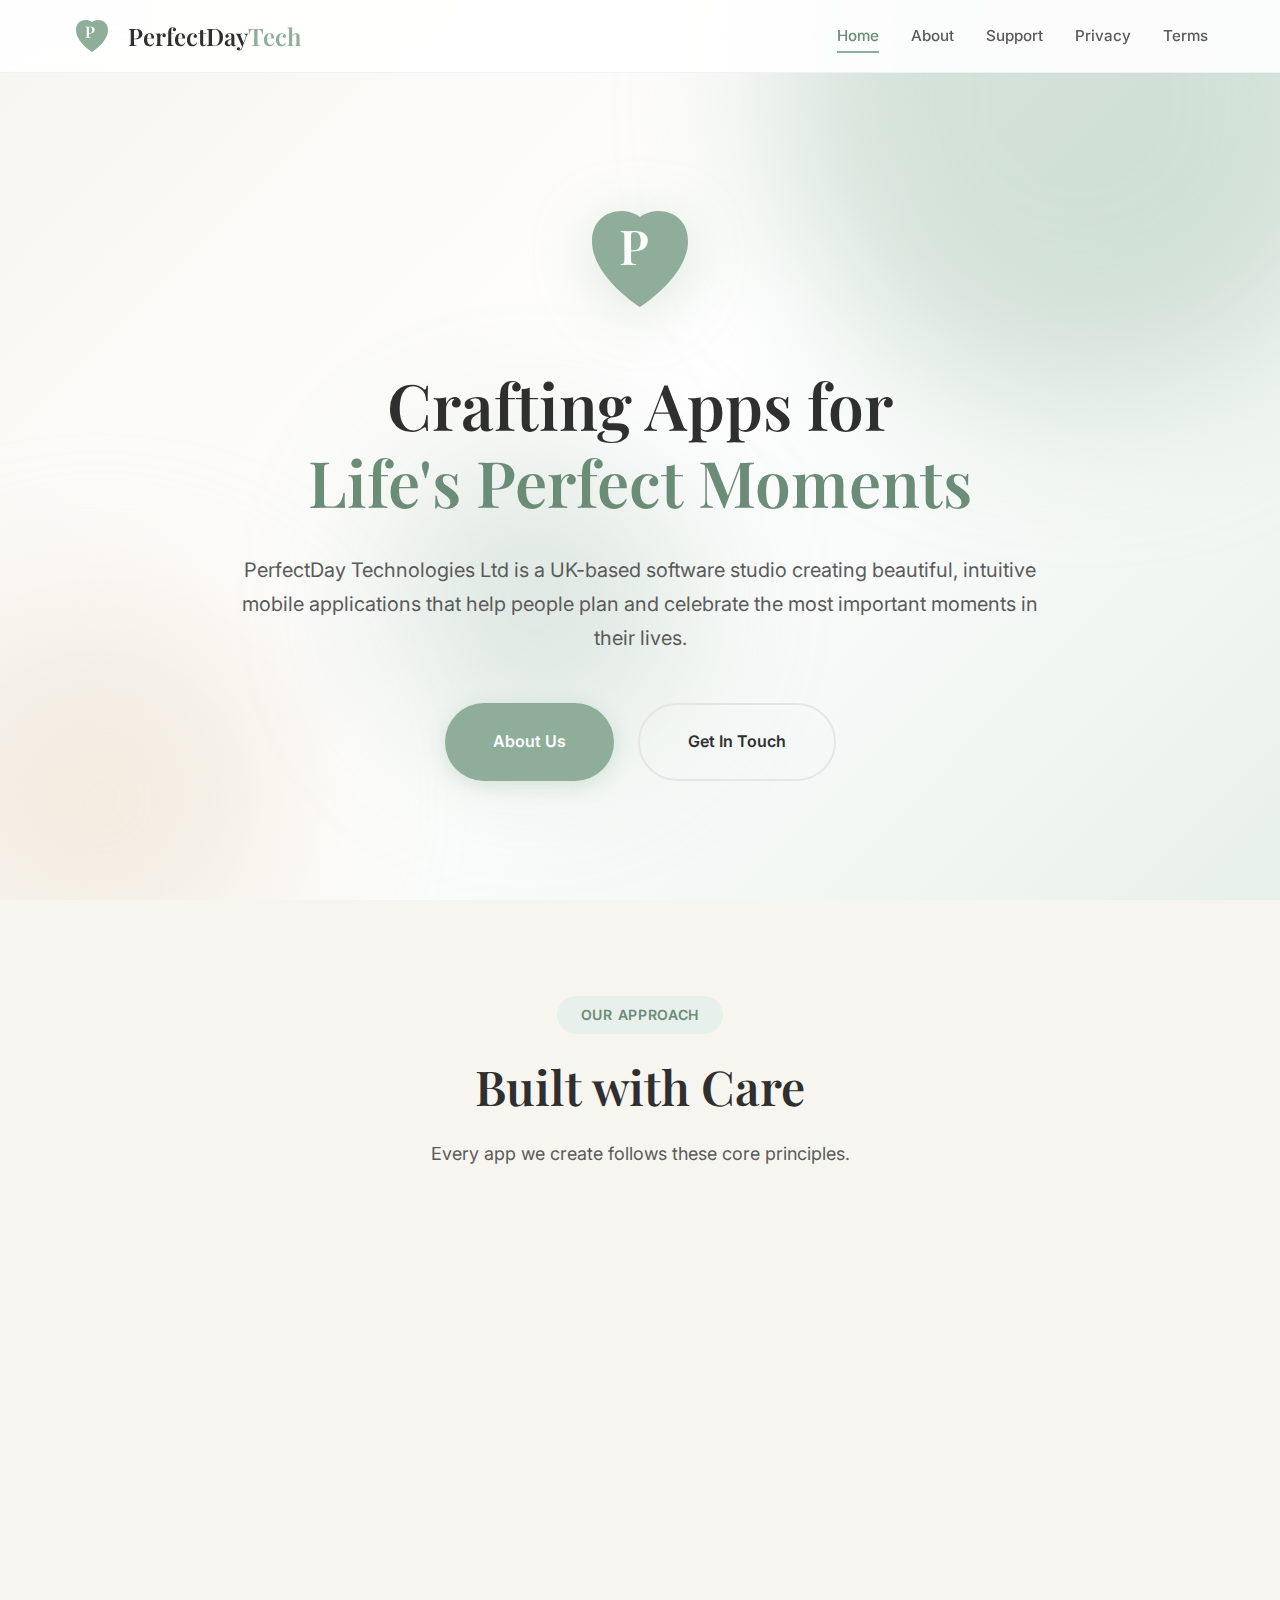
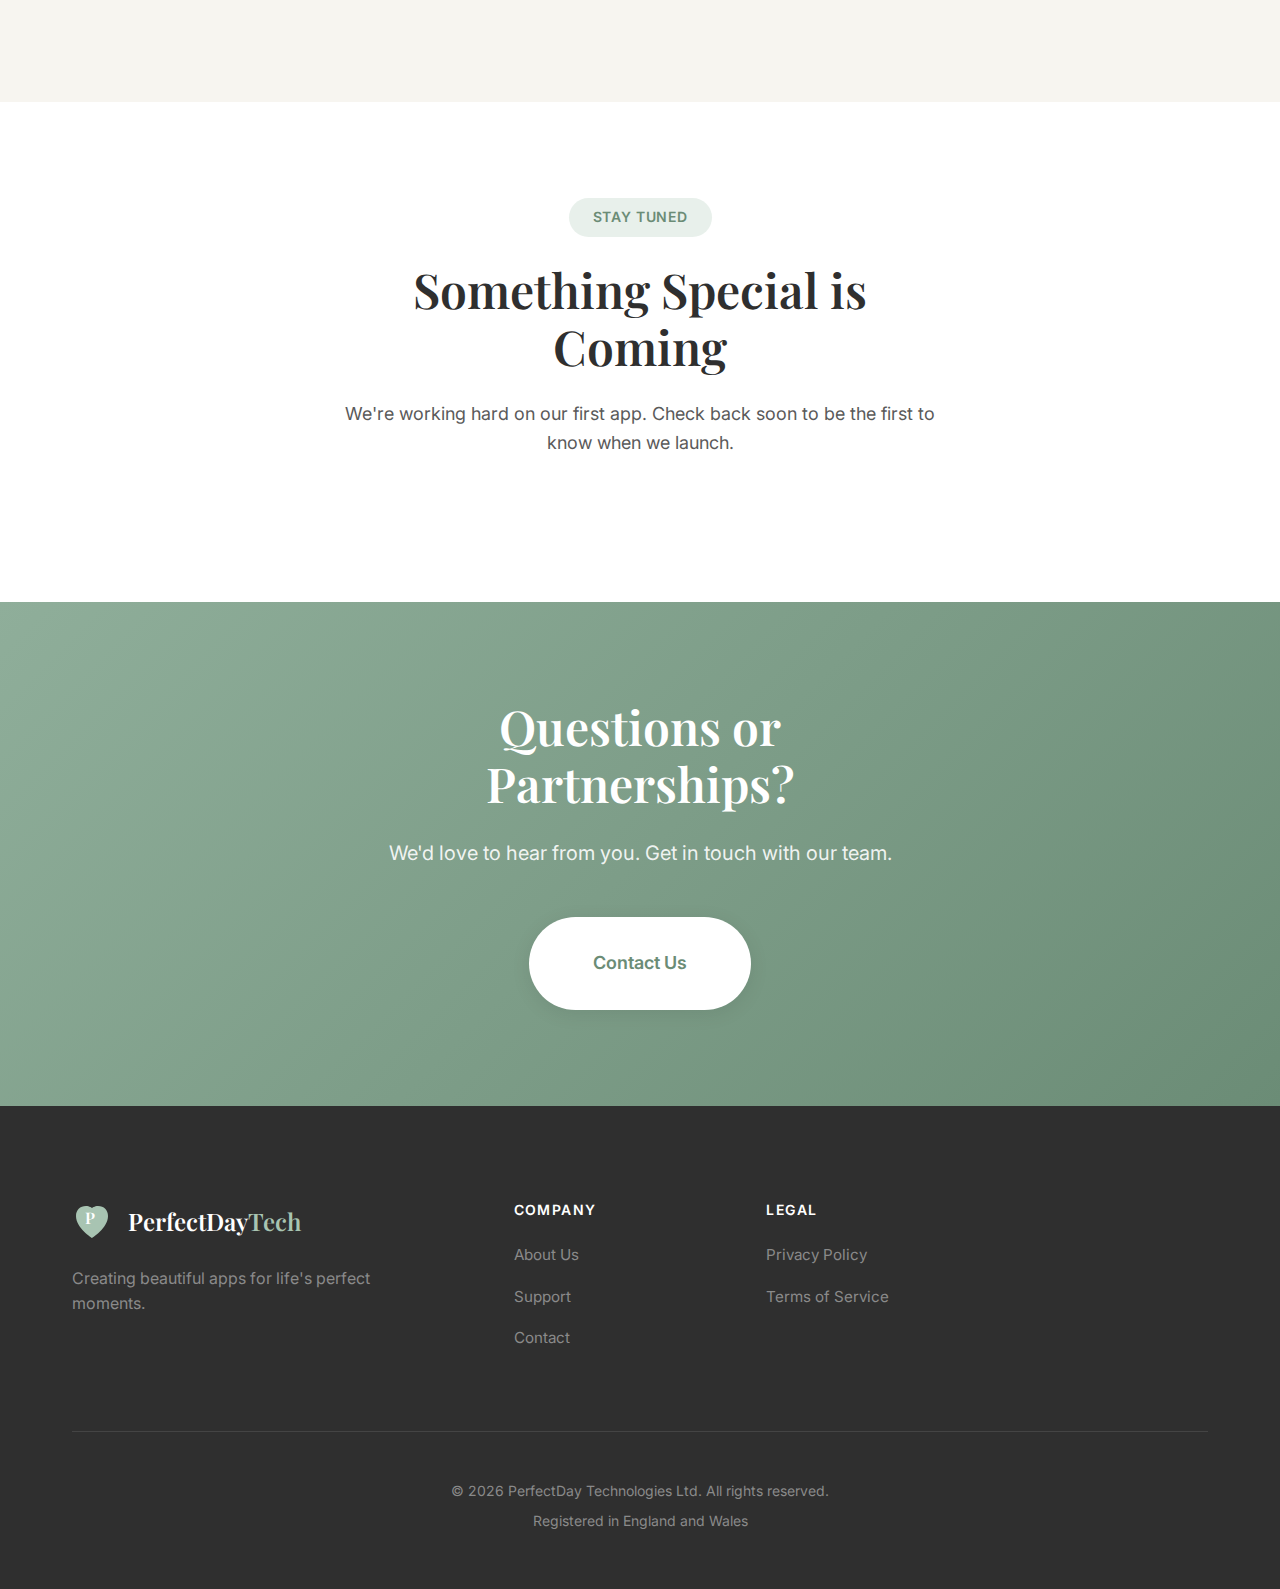
<file: index.html>
<!DOCTYPE html>
<html lang="en">
<head>
    <meta charset="UTF-8">
    <meta name="viewport" content="width=device-width, initial-scale=1.0">
    <meta name="description" content="PerfectDay Technologies Ltd - Creating beautiful apps that help people plan life's most important moments.">
    <meta name="keywords" content="PerfectDay Technologies, mobile apps, software development, UK app studio">
    <meta name="author" content="PerfectDay Technologies Ltd">
    <title>PerfectDay Technologies Ltd | App Development Studio</title>
    <link rel="stylesheet" href="styles.css">
    <link rel="preconnect" href="https://fonts.googleapis.com">
    <link rel="preconnect" href="https://fonts.gstatic.com" crossorigin>
    <link href="https://fonts.googleapis.com/css2?family=Inter:wght@300;400;500;600;700&family=Playfair+Display:wght@400;500;600;700&display=swap" rel="stylesheet">
    <link rel="icon" type="image/svg+xml" href="favicon.svg">
</head>
<body>
    <nav class="navbar">
        <div class="nav-container">
            <a href="index.html" class="nav-logo">
                <div class="logo-icon">
                    <svg viewBox="0 0 40 40" fill="none" xmlns="http://www.w3.org/2000/svg">
                        <path d="M20 36C20 36 4 26 4 14C4 8 8 4 14 4C17.5 4 20 6 20 6C20 6 22.5 4 26 4C32 4 36 8 36 14C36 26 20 36 20 36Z" fill="currentColor"/>
                        <text x="13" y="22" font-family="Playfair Display" font-size="16" font-weight="600" fill="white">P</text>
                    </svg>
                </div>
                <span>PerfectDay<span class="highlight">Tech</span></span>
            </a>
            <button class="nav-toggle" aria-label="Toggle navigation">
                <span></span>
                <span></span>
                <span></span>
            </button>
            <ul class="nav-menu">
                <li><a href="index.html" class="active">Home</a></li>
                <li><a href="about.html">About</a></li>
                <li><a href="support.html">Support</a></li>
                <li><a href="privacy.html">Privacy</a></li>
                <li><a href="terms.html">Terms</a></li>
            </ul>
        </div>
    </nav>

    <header class="hero hero-centered">
        <div class="hero-background">
            <div class="gradient-orb orb-1"></div>
            <div class="gradient-orb orb-2"></div>
            <div class="gradient-orb orb-3"></div>
        </div>
        <div class="hero-content centered">
            <div class="hero-logo-large">
                <svg viewBox="0 0 120 120" fill="none" xmlns="http://www.w3.org/2000/svg">
                    <path d="M60 108C60 108 12 78 12 42C12 24 24 12 42 12C52.5 12 60 18 60 18C60 18 67.5 12 78 12C96 12 108 24 108 42C108 78 60 108 60 108Z" fill="currentColor"/>
                    <text x="39" y="66" font-family="Playfair Display" font-size="48" font-weight="600" fill="white">P</text>
                </svg>
            </div>
            <h1 class="hero-title">
                <span class="title-line">Crafting Apps for</span>
                <span class="title-line accent">Life's Perfect Moments</span>
            </h1>
            <p class="hero-subtitle">
                PerfectDay Technologies Ltd is a UK-based software studio creating beautiful,
                intuitive mobile applications that help people plan and celebrate
                the most important moments in their lives.
            </p>
            <div class="hero-cta">
                <a href="about.html" class="btn btn-primary">About Us</a>
                <a href="support.html" class="btn btn-secondary">Get In Touch</a>
            </div>
        </div>
    </header>

    <section class="values-section">
        <div class="container">
            <div class="section-header">
                <span class="section-tag">Our Approach</span>
                <h2>Built with Care</h2>
                <p>Every app we create follows these core principles.</p>
            </div>

            <div class="values-grid">
                <div class="value-card">
                    <div class="value-icon">
                        <svg viewBox="0 0 24 24" fill="none" stroke="currentColor" stroke-width="1.5">
                            <path d="M12 22s8-4 8-10V5l-8-3-8 3v7c0 6 8 10 8 10z"/>
                        </svg>
                    </div>
                    <h3>Privacy First</h3>
                    <p>Your data belongs to you. We build with privacy at the core, not as an afterthought.</p>
                </div>

                <div class="value-card">
                    <div class="value-icon">
                        <svg viewBox="0 0 24 24" fill="none" stroke="currentColor" stroke-width="1.5">
                            <circle cx="12" cy="12" r="10"/>
                            <path d="M12 6v6l4 2"/>
                        </svg>
                    </div>
                    <h3>Works Offline</h3>
                    <p>Our apps work seamlessly without internet. Use them anywhere, anytime.</p>
                </div>

                <div class="value-card">
                    <div class="value-icon">
                        <svg viewBox="0 0 24 24" fill="none" stroke="currentColor" stroke-width="1.5">
                            <path d="M20.84 4.61a5.5 5.5 0 0 0-7.78 0L12 5.67l-1.06-1.06a5.5 5.5 0 0 0-7.78 7.78l1.06 1.06L12 21.23l7.78-7.78 1.06-1.06a5.5 5.5 0 0 0 0-7.78z"/>
                        </svg>
                    </div>
                    <h3>Beautiful Design</h3>
                    <p>Elegant interfaces that are a joy to use, making every interaction feel effortless.</p>
                </div>

                <div class="value-card">
                    <div class="value-icon">
                        <svg viewBox="0 0 24 24" fill="none" stroke="currentColor" stroke-width="1.5">
                            <path d="M17 21v-2a4 4 0 0 0-4-4H5a4 4 0 0 0-4 4v2"/>
                            <circle cx="9" cy="7" r="4"/>
                            <path d="M23 21v-2a4 4 0 0 0-3-3.87"/>
                            <path d="M16 3.13a4 4 0 0 1 0 7.75"/>
                        </svg>
                    </div>
                    <h3>User Focused</h3>
                    <p>We listen to our users and build features that genuinely make their lives easier.</p>
                </div>
            </div>
        </div>
    </section>

    <section class="coming-soon-section">
        <div class="container">
            <div class="coming-soon-content">
                <span class="section-tag">Stay Tuned</span>
                <h2>Something Special is Coming</h2>
                <p>We're working hard on our first app. Check back soon to be the first to know when we launch.</p>
            </div>
        </div>
    </section>

    <section class="cta-section">
        <div class="container">
            <div class="cta-content">
                <h2>Questions or Partnerships?</h2>
                <p>We'd love to hear from you. Get in touch with our team.</p>
                <div class="cta-buttons">
                    <a href="support.html" class="btn btn-primary btn-lg">Contact Us</a>
                </div>
            </div>
        </div>
    </section>

    <footer class="footer">
        <div class="container">
            <div class="footer-grid">
                <div class="footer-brand">
                    <a href="index.html" class="footer-logo">
                        <div class="logo-icon">
                            <svg viewBox="0 0 40 40" fill="none" xmlns="http://www.w3.org/2000/svg">
                                <path d="M20 36C20 36 4 26 4 14C4 8 8 4 14 4C17.5 4 20 6 20 6C20 6 22.5 4 26 4C32 4 36 8 36 14C36 26 20 36 20 36Z" fill="currentColor"/>
                                <text x="13" y="22" font-family="Playfair Display" font-size="16" font-weight="600" fill="white">P</text>
                            </svg>
                        </div>
                        <span>PerfectDay<span class="highlight">Tech</span></span>
                    </a>
                    <p>Creating beautiful apps for life's perfect moments.</p>
                </div>

                <div class="footer-links">
                    <h4>Company</h4>
                    <ul>
                        <li><a href="about.html">About Us</a></li>
                        <li><a href="support.html">Support</a></li>
                        <li><a href="mailto:hello@perfectdaytech.com">Contact</a></li>
                    </ul>
                </div>

                <div class="footer-links">
                    <h4>Legal</h4>
                    <ul>
                        <li><a href="privacy.html">Privacy Policy</a></li>
                        <li><a href="terms.html">Terms of Service</a></li>
                    </ul>
                </div>

                            </div>

            <div class="footer-bottom">
                <p>&copy; 2026 PerfectDay Technologies Ltd. All rights reserved.</p>
                <p>Registered in England and Wales</p>
            </div>
        </div>
    </footer>

    <script src="script.js"></script>
</body>
</html>
</file>
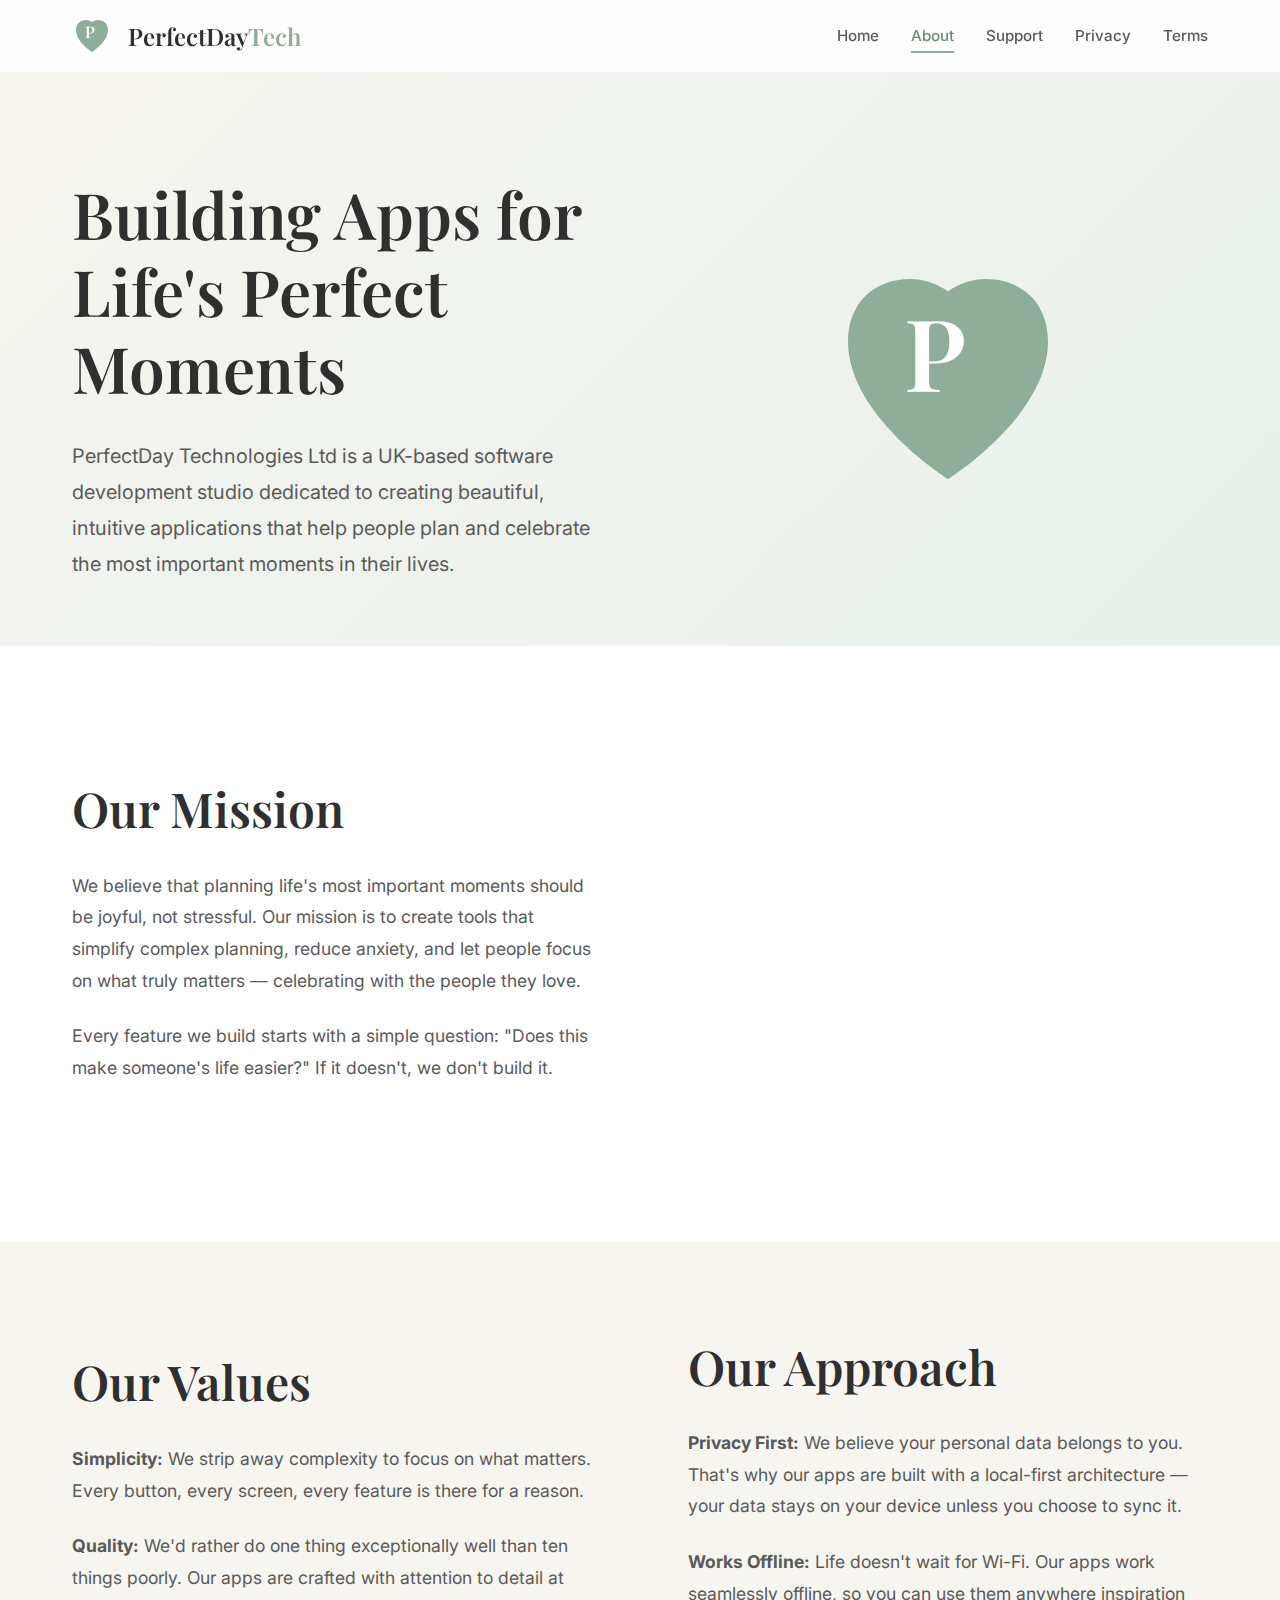
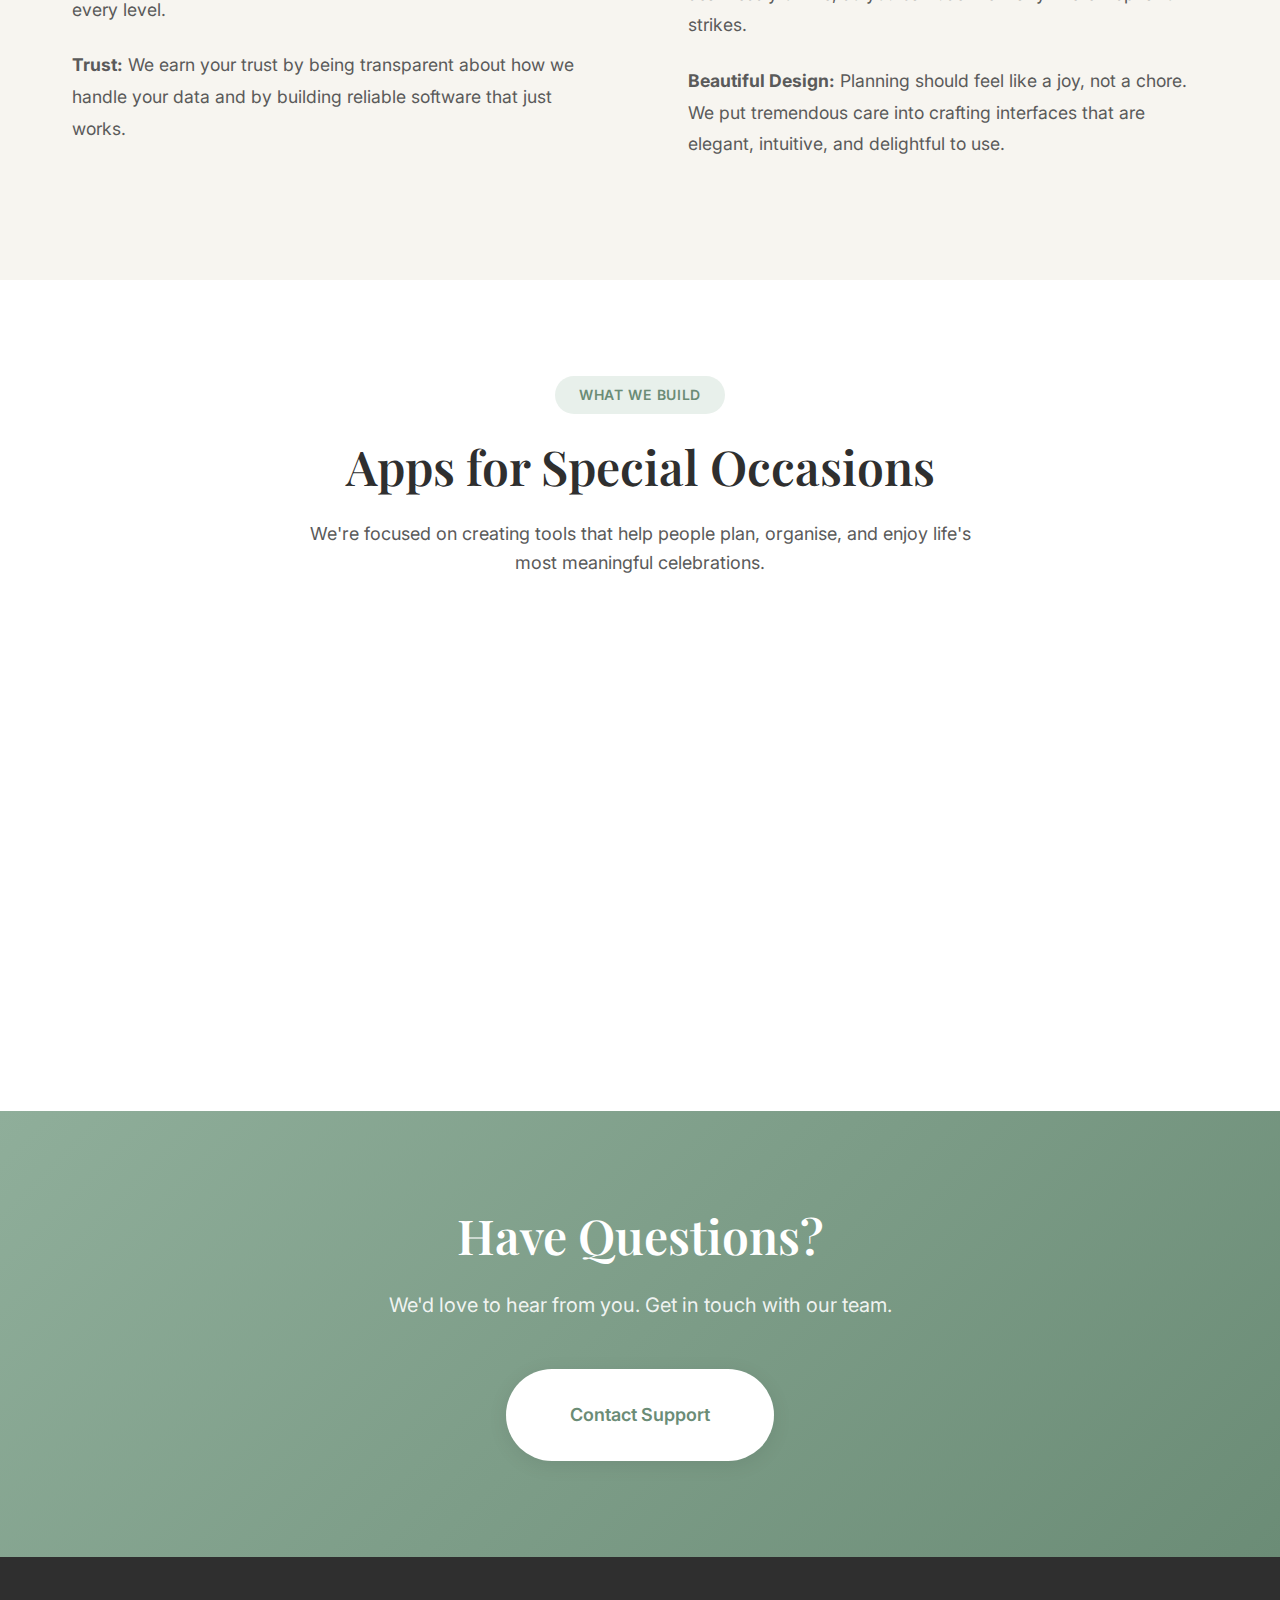
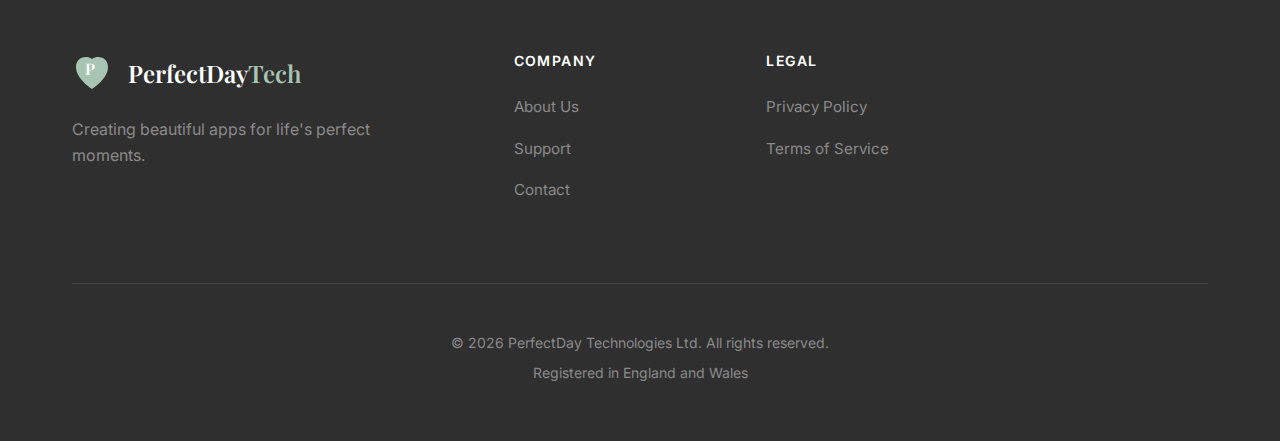
<file: about.html>
<!DOCTYPE html>
<html lang="en">
<head>
    <meta charset="UTF-8">
    <meta name="viewport" content="width=device-width, initial-scale=1.0">
    <meta name="description" content="Learn about PerfectDay Technologies Ltd - a UK-based software studio creating apps for life's special moments.">
    <title>About Us | PerfectDay Technologies Ltd</title>
    <link rel="stylesheet" href="styles.css">
    <link rel="preconnect" href="https://fonts.googleapis.com">
    <link rel="preconnect" href="https://fonts.gstatic.com" crossorigin>
    <link href="https://fonts.googleapis.com/css2?family=Inter:wght@300;400;500;600;700&family=Playfair+Display:wght@400;500;600;700&display=swap" rel="stylesheet">
    <link rel="icon" type="image/svg+xml" href="favicon.svg">
</head>
<body>
    <nav class="navbar">
        <div class="nav-container">
            <a href="index.html" class="nav-logo">
                <div class="logo-icon">
                    <svg viewBox="0 0 40 40" fill="none" xmlns="http://www.w3.org/2000/svg">
                        <path d="M20 36C20 36 4 26 4 14C4 8 8 4 14 4C17.5 4 20 6 20 6C20 6 22.5 4 26 4C32 4 36 8 36 14C36 26 20 36 20 36Z" fill="currentColor"/>
                        <text x="13" y="22" font-family="Playfair Display" font-size="16" font-weight="600" fill="white">P</text>
                    </svg>
                </div>
                <span>PerfectDay<span class="highlight">Tech</span></span>
            </a>
            <button class="nav-toggle" aria-label="Toggle navigation">
                <span></span>
                <span></span>
                <span></span>
            </button>
            <ul class="nav-menu">
                <li><a href="index.html">Home</a></li>
                <li><a href="about.html" class="active">About</a></li>
                <li><a href="support.html">Support</a></li>
                <li><a href="privacy.html">Privacy</a></li>
                <li><a href="terms.html">Terms</a></li>
            </ul>
        </div>
    </nav>

    <section class="about-hero">
        <div class="container">
            <div class="about-hero-content">
                <div class="about-hero-text">
                    <h1>Building Apps for Life's Perfect Moments</h1>
                    <p>PerfectDay Technologies Ltd is a UK-based software development studio dedicated to creating beautiful, intuitive applications that help people plan and celebrate the most important moments in their lives.</p>
                </div>
                <div class="about-hero-visual">
                    <svg class="about-logo" viewBox="0 0 200 200" fill="none" xmlns="http://www.w3.org/2000/svg">
                        <path d="M100 180C100 180 20 130 20 70C20 40 40 20 70 20C87.5 20 100 30 100 30C100 30 112.5 20 130 20C160 20 180 40 180 70C180 130 100 180 100 180Z" fill="currentColor"/>
                        <text x="65" y="110" font-family="Playfair Display" font-size="80" font-weight="600" fill="white">P</text>
                    </svg>
                </div>
            </div>
        </div>
    </section>

    <section class="about-section">
        <div class="container">
            <div class="about-grid">
                <div class="about-text">
                    <h2>Our Mission</h2>
                    <p>We believe that planning life's most important moments should be joyful, not stressful. Our mission is to create tools that simplify complex planning, reduce anxiety, and let people focus on what truly matters — celebrating with the people they love.</p>
                    <p>Every feature we build starts with a simple question: "Does this make someone's life easier?" If it doesn't, we don't build it.</p>
                </div>
                <div class="stat-grid">
                    <div class="stat-item">
                        <span class="number">UK</span>
                        <span class="label">Based</span>
                    </div>
                    <div class="stat-item">
                        <span class="number">2</span>
                        <span class="label">Platforms</span>
                    </div>
                    <div class="stat-item">
                        <span class="number">100%</span>
                        <span class="label">Privacy Focused</span>
                    </div>
                    <div class="stat-item">
                        <span class="number">2026</span>
                        <span class="label">Founded</span>
                    </div>
                </div>
            </div>
        </div>
    </section>

    <section class="about-section alt">
        <div class="container">
            <div class="about-grid reverse">
                <div class="about-text">
                    <h2>Our Approach</h2>
                    <p><strong>Privacy First:</strong> We believe your personal data belongs to you. That's why our apps are built with a local-first architecture — your data stays on your device unless you choose to sync it.</p>
                    <p><strong>Works Offline:</strong> Life doesn't wait for Wi-Fi. Our apps work seamlessly offline, so you can use them anywhere inspiration strikes.</p>
                    <p><strong>Beautiful Design:</strong> Planning should feel like a joy, not a chore. We put tremendous care into crafting interfaces that are elegant, intuitive, and delightful to use.</p>
                </div>
                <div class="about-text">
                    <h2>Our Values</h2>
                    <p><strong>Simplicity:</strong> We strip away complexity to focus on what matters. Every button, every screen, every feature is there for a reason.</p>
                    <p><strong>Quality:</strong> We'd rather do one thing exceptionally well than ten things poorly. Our apps are crafted with attention to detail at every level.</p>
                    <p><strong>Trust:</strong> We earn your trust by being transparent about how we handle your data and by building reliable software that just works.</p>
                </div>
            </div>
        </div>
    </section>

    <section class="about-section">
        <div class="container">
            <div class="section-header">
                <span class="section-tag">What We Build</span>
                <h2>Apps for Special Occasions</h2>
                <p>We're focused on creating tools that help people plan, organise, and enjoy life's most meaningful celebrations.</p>
            </div>

            <div class="values-grid">
                <div class="value-card">
                    <div class="value-icon">
                        <svg viewBox="0 0 24 24" fill="none" stroke="currentColor" stroke-width="1.5">
                            <rect x="3" y="4" width="18" height="18" rx="2" ry="2"/>
                            <line x1="16" y1="2" x2="16" y2="6"/>
                            <line x1="8" y1="2" x2="8" y2="6"/>
                            <line x1="3" y1="10" x2="21" y2="10"/>
                        </svg>
                    </div>
                    <h3>Event Planning</h3>
                    <p>Tools to plan every detail of your special events with ease and confidence.</p>
                </div>

                <div class="value-card">
                    <div class="value-icon">
                        <svg viewBox="0 0 24 24" fill="none" stroke="currentColor" stroke-width="1.5">
                            <line x1="12" y1="1" x2="12" y2="23"/>
                            <path d="M17 5H9.5a3.5 3.5 0 0 0 0 7h5a3.5 3.5 0 0 1 0 7H6"/>
                        </svg>
                    </div>
                    <h3>Budget Management</h3>
                    <p>Stay on track with intuitive expense tracking and financial planning.</p>
                </div>

                <div class="value-card">
                    <div class="value-icon">
                        <svg viewBox="0 0 24 24" fill="none" stroke="currentColor" stroke-width="1.5">
                            <path d="M17 21v-2a4 4 0 0 0-4-4H5a4 4 0 0 0-4 4v2"/>
                            <circle cx="9" cy="7" r="4"/>
                            <path d="M23 21v-2a4 4 0 0 0-3-3.87"/>
                            <path d="M16 3.13a4 4 0 0 1 0 7.75"/>
                        </svg>
                    </div>
                    <h3>Guest Coordination</h3>
                    <p>Manage invitations, RSVPs, and communication all in one place.</p>
                </div>

                <div class="value-card">
                    <div class="value-icon">
                        <svg viewBox="0 0 24 24" fill="none" stroke="currentColor" stroke-width="1.5">
                            <path d="M21 10c0 7-9 13-9 13s-9-6-9-13a9 9 0 0 1 18 0z"/>
                            <circle cx="12" cy="10" r="3"/>
                        </svg>
                    </div>
                    <h3>Vendor Management</h3>
                    <p>Keep track of all your vendors, quotes, contracts, and payments.</p>
                </div>
            </div>
        </div>
    </section>

    <section class="cta-section">
        <div class="container">
            <div class="cta-content">
                <h2>Have Questions?</h2>
                <p>We'd love to hear from you. Get in touch with our team.</p>
                <div class="cta-buttons">
                    <a href="support.html" class="btn btn-primary btn-lg">Contact Support</a>
                </div>
            </div>
        </div>
    </section>

    <footer class="footer">
        <div class="container">
            <div class="footer-grid">
                <div class="footer-brand">
                    <a href="index.html" class="footer-logo">
                        <div class="logo-icon">
                            <svg viewBox="0 0 40 40" fill="none" xmlns="http://www.w3.org/2000/svg">
                                <path d="M20 36C20 36 4 26 4 14C4 8 8 4 14 4C17.5 4 20 6 20 6C20 6 22.5 4 26 4C32 4 36 8 36 14C36 26 20 36 20 36Z" fill="currentColor"/>
                                <text x="13" y="22" font-family="Playfair Display" font-size="16" font-weight="600" fill="white">P</text>
                            </svg>
                        </div>
                        <span>PerfectDay<span class="highlight">Tech</span></span>
                    </a>
                    <p>Creating beautiful apps for life's perfect moments.</p>
                </div>

                <div class="footer-links">
                    <h4>Company</h4>
                    <ul>
                        <li><a href="about.html">About Us</a></li>
                        <li><a href="support.html">Support</a></li>
                        <li><a href="mailto:hello@perfectdaytech.com">Contact</a></li>
                    </ul>
                </div>

                <div class="footer-links">
                    <h4>Legal</h4>
                    <ul>
                        <li><a href="privacy.html">Privacy Policy</a></li>
                        <li><a href="terms.html">Terms of Service</a></li>
                    </ul>
                </div>

                            </div>

            <div class="footer-bottom">
                <p>&copy; 2026 PerfectDay Technologies Ltd. All rights reserved.</p>
                <p>Registered in England and Wales</p>
            </div>
        </div>
    </footer>

    <script src="script.js"></script>
</body>
</html>
</file>
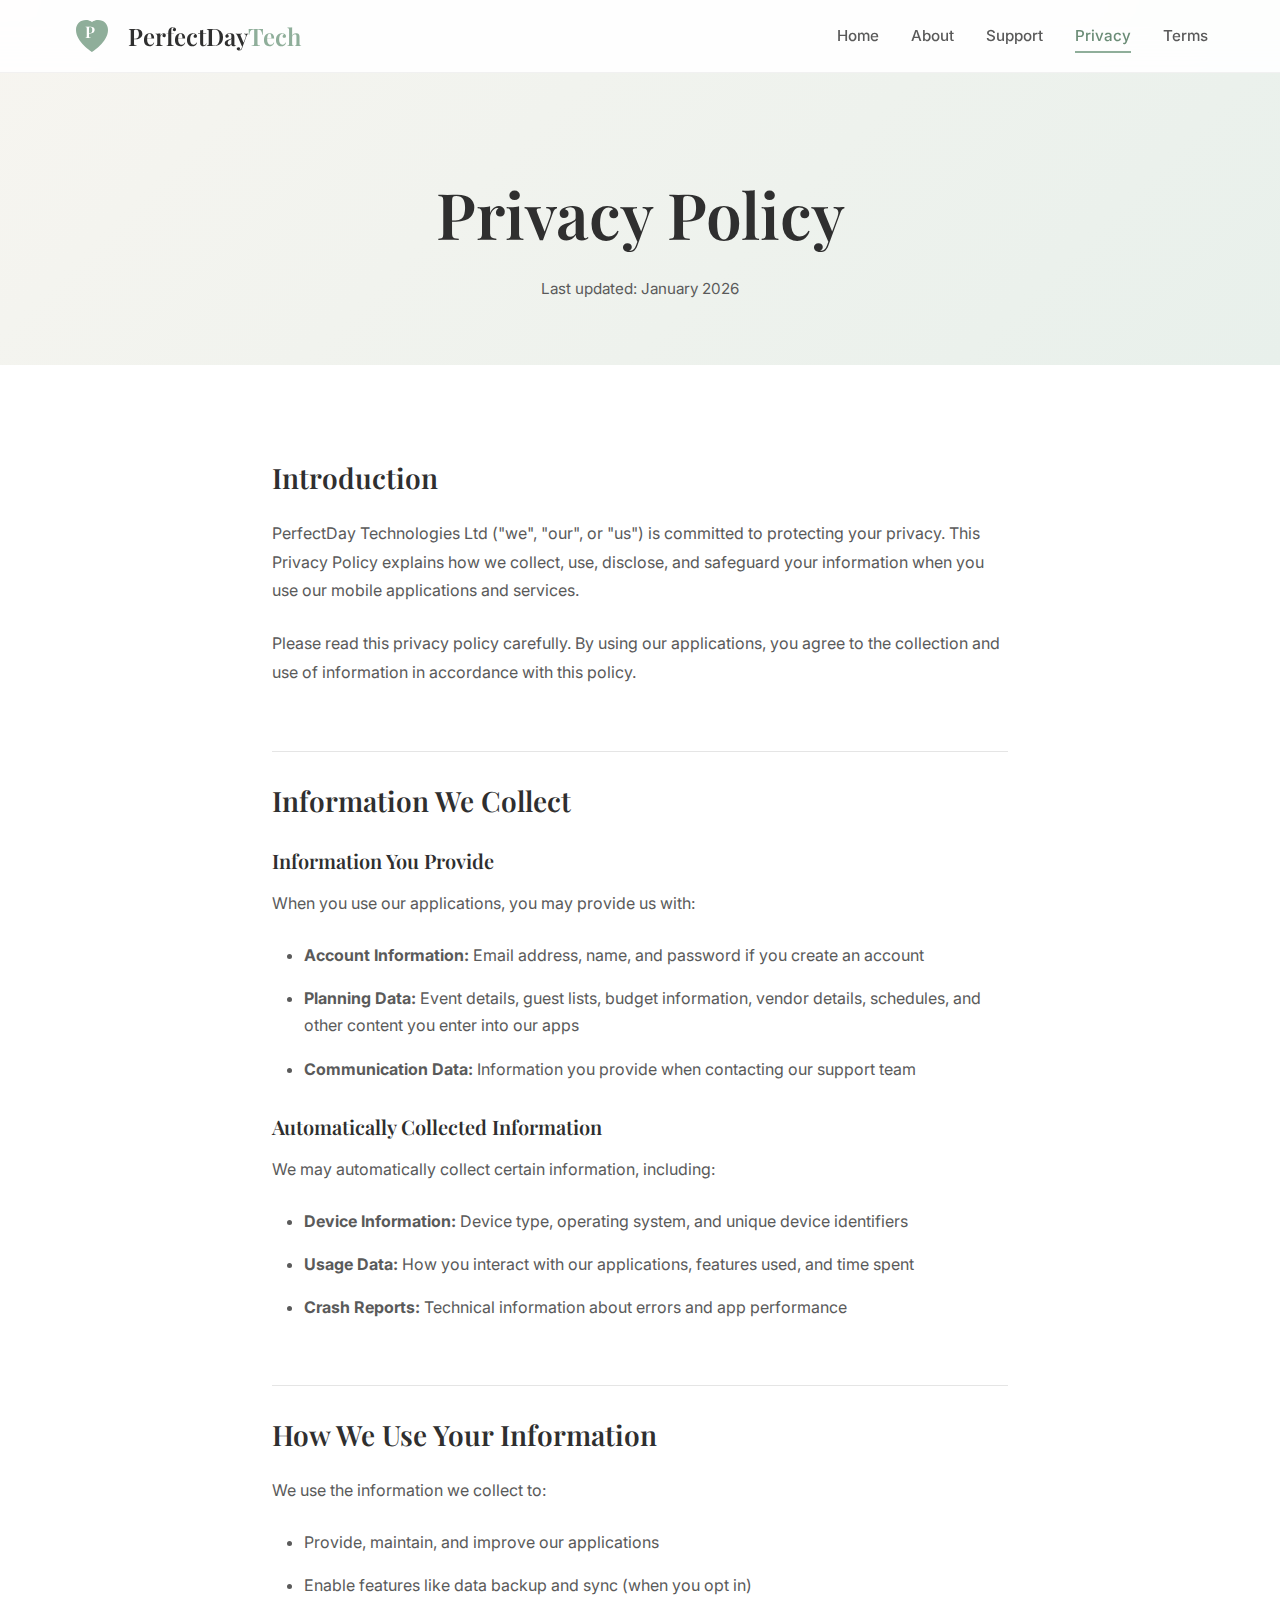
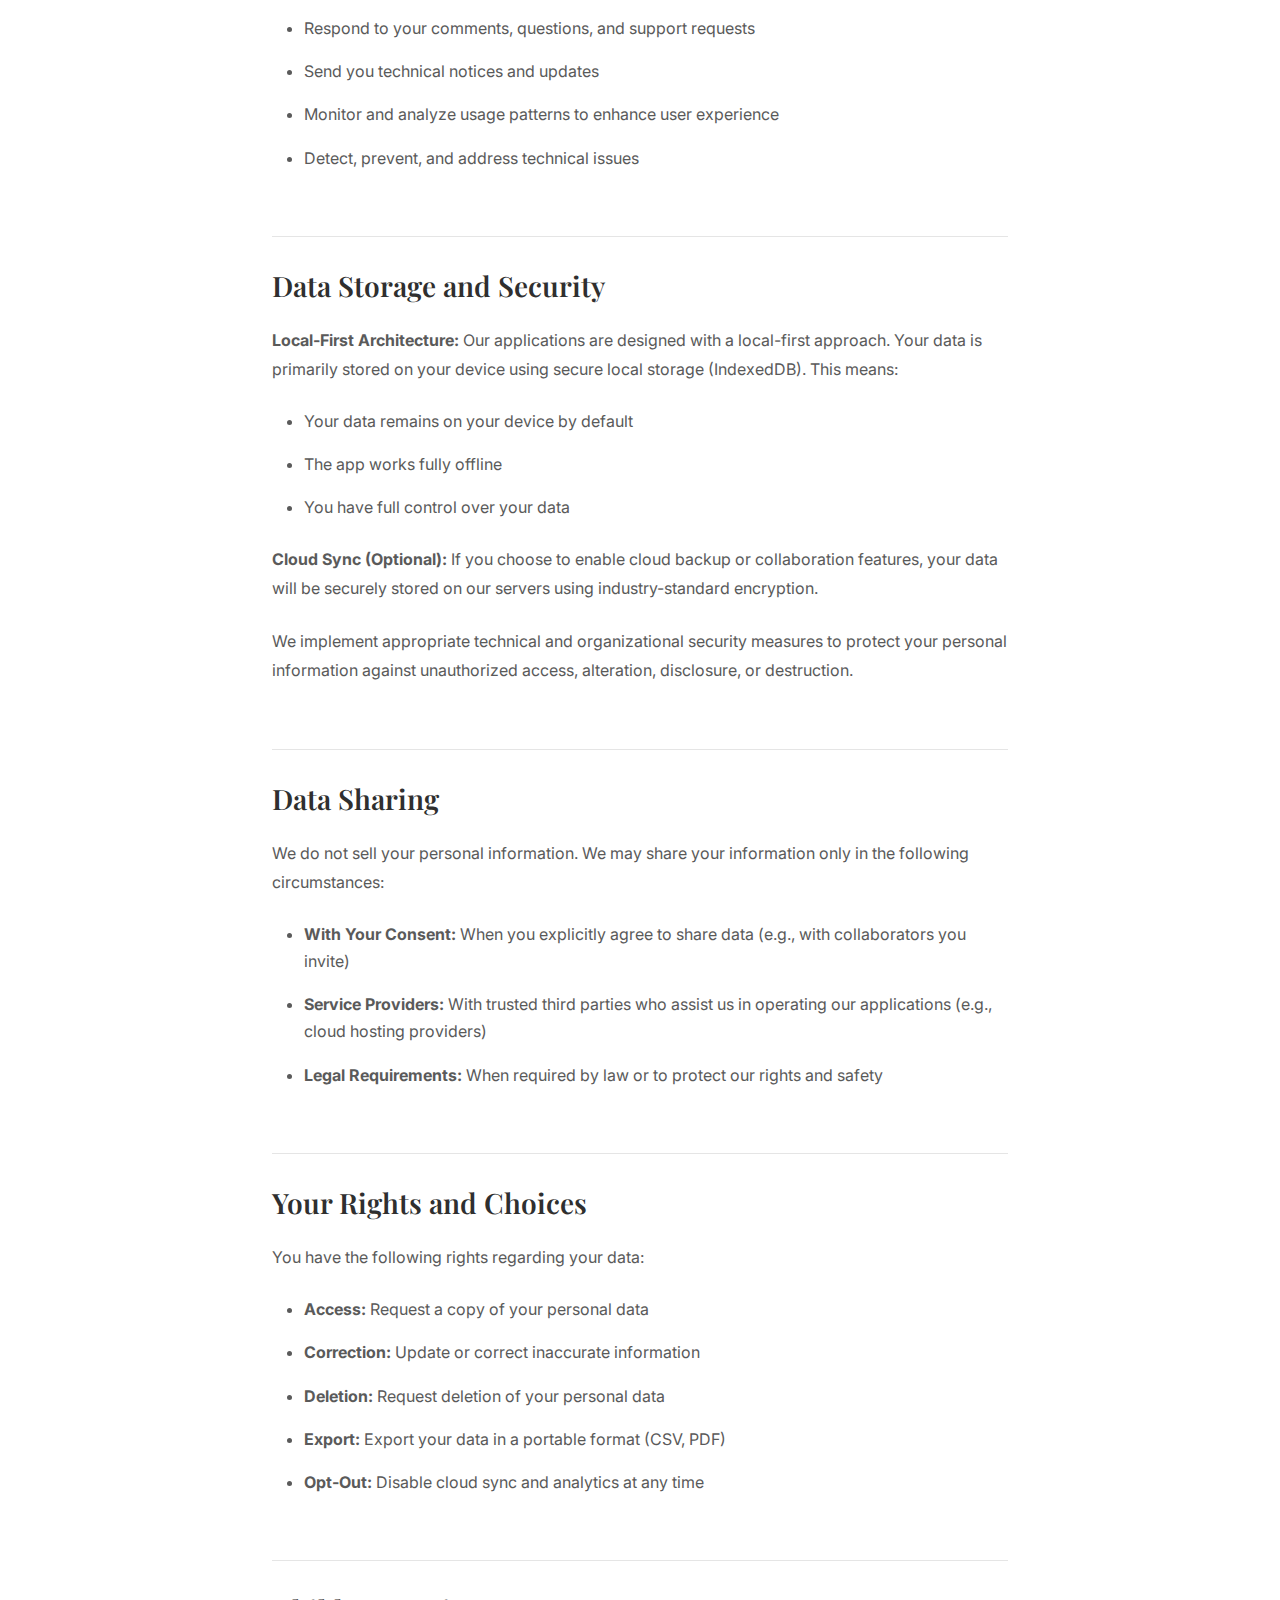
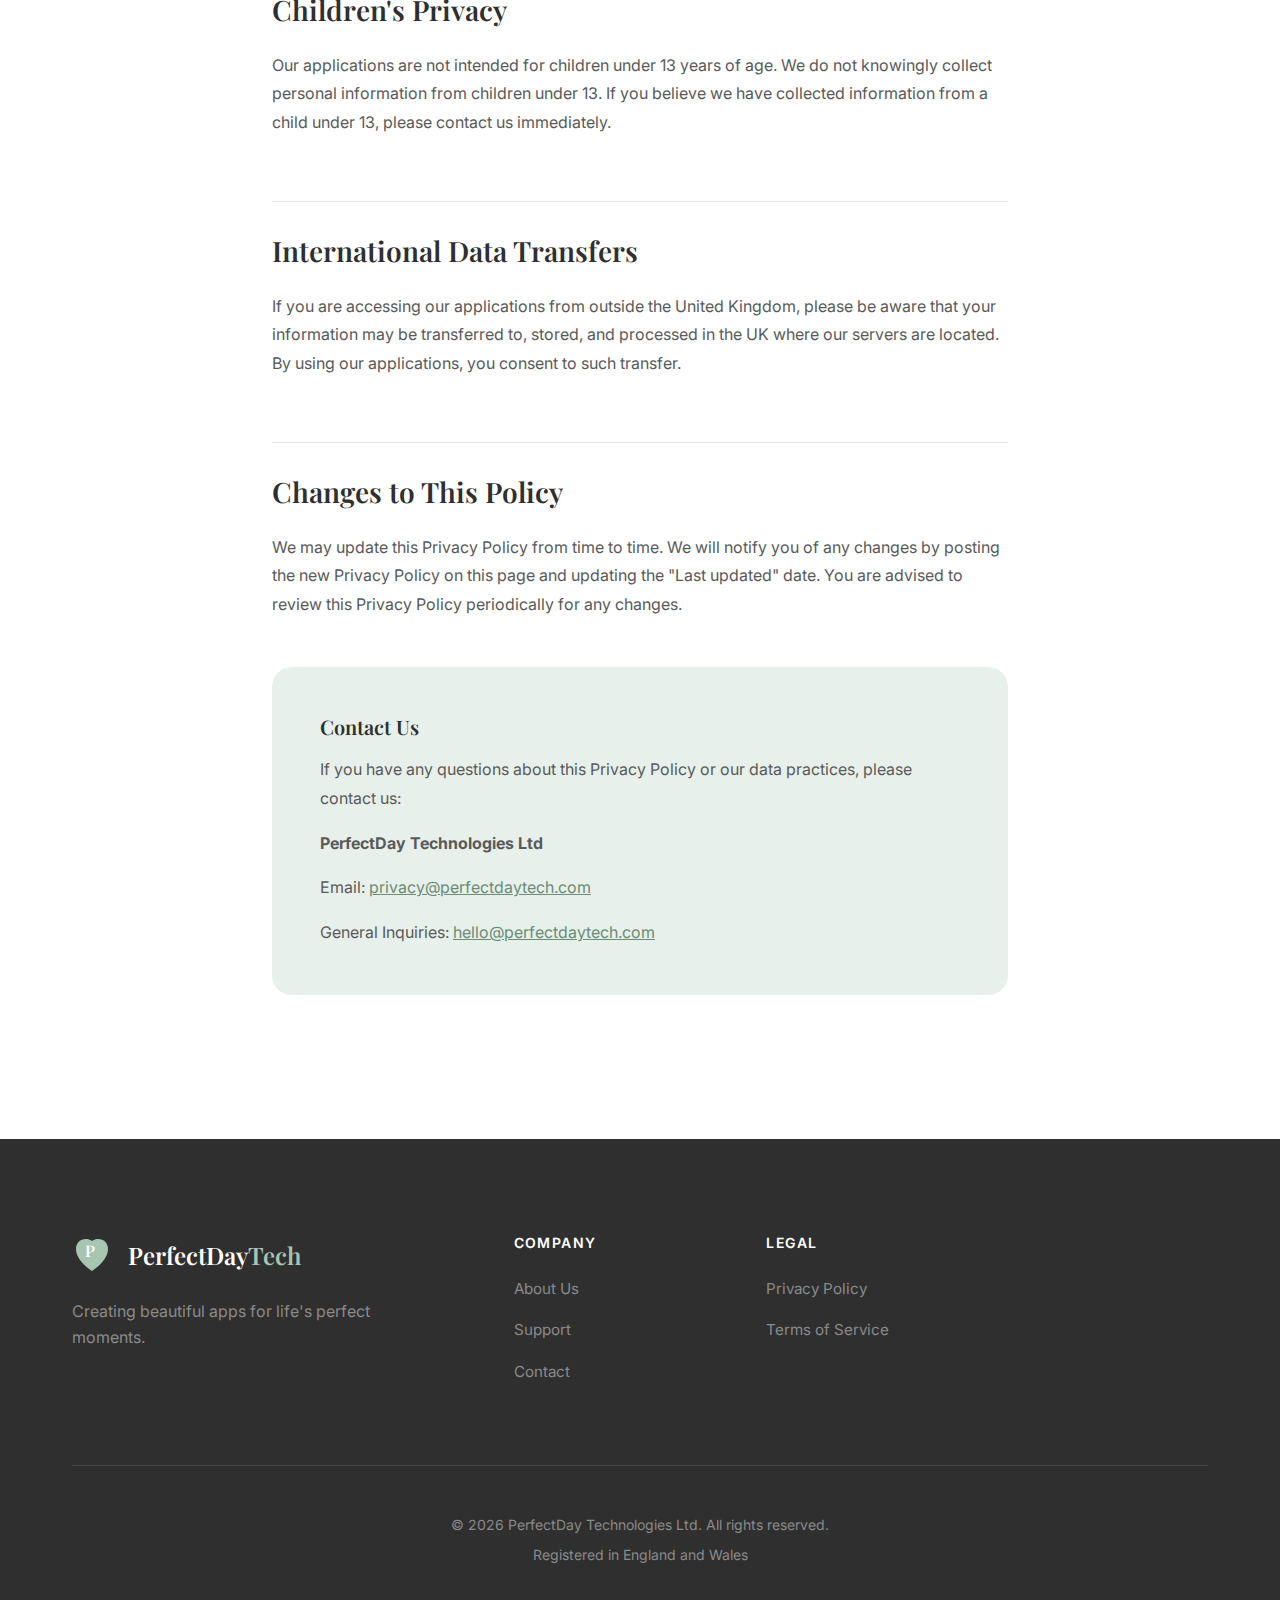
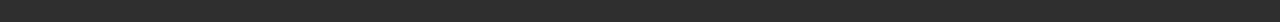
<file: privacy.html>
<!DOCTYPE html>
<html lang="en">
<head>
    <meta charset="UTF-8">
    <meta name="viewport" content="width=device-width, initial-scale=1.0">
    <meta name="description" content="Privacy Policy for PerfectDay Technologies Ltd and our applications.">
    <title>Privacy Policy | PerfectDay Technologies Ltd</title>
    <link rel="stylesheet" href="styles.css">
    <link rel="preconnect" href="https://fonts.googleapis.com">
    <link rel="preconnect" href="https://fonts.gstatic.com" crossorigin>
    <link href="https://fonts.googleapis.com/css2?family=Inter:wght@300;400;500;600;700&family=Playfair+Display:wght@400;500;600;700&display=swap" rel="stylesheet">
    <link rel="icon" type="image/svg+xml" href="favicon.svg">
</head>
<body>
    <nav class="navbar">
        <div class="nav-container">
            <a href="index.html" class="nav-logo">
                <div class="logo-icon">
                    <svg viewBox="0 0 40 40" fill="none" xmlns="http://www.w3.org/2000/svg">
                        <path d="M20 36C20 36 4 26 4 14C4 8 8 4 14 4C17.5 4 20 6 20 6C20 6 22.5 4 26 4C32 4 36 8 36 14C36 26 20 36 20 36Z" fill="currentColor"/>
                        <text x="13" y="22" font-family="Playfair Display" font-size="16" font-weight="600" fill="white">P</text>
                    </svg>
                </div>
                <span>PerfectDay<span class="highlight">Tech</span></span>
            </a>
            <button class="nav-toggle" aria-label="Toggle navigation">
                <span></span>
                <span></span>
                <span></span>
            </button>
            <ul class="nav-menu">
                <li><a href="index.html">Home</a></li>
                <li><a href="about.html">About</a></li>
                <li><a href="support.html">Support</a></li>
                <li><a href="privacy.html" class="active">Privacy</a></li>
                <li><a href="terms.html">Terms</a></li>
            </ul>
        </div>
    </nav>

    <section class="legal-hero">
        <div class="container">
            <h1>Privacy Policy</h1>
            <p class="last-updated">Last updated: January 2026</p>
        </div>
    </section>

    <section class="legal-content">
        <div class="container">
            <h2>Introduction</h2>
            <p>PerfectDay Technologies Ltd ("we", "our", or "us") is committed to protecting your privacy. This Privacy Policy explains how we collect, use, disclose, and safeguard your information when you use our mobile applications and services.</p>
            <p>Please read this privacy policy carefully. By using our applications, you agree to the collection and use of information in accordance with this policy.</p>

            <h2>Information We Collect</h2>

            <h3>Information You Provide</h3>
            <p>When you use our applications, you may provide us with:</p>
            <ul>
                <li><strong>Account Information:</strong> Email address, name, and password if you create an account</li>
                <li><strong>Planning Data:</strong> Event details, guest lists, budget information, vendor details, schedules, and other content you enter into our apps</li>
                <li><strong>Communication Data:</strong> Information you provide when contacting our support team</li>
            </ul>

            <h3>Automatically Collected Information</h3>
            <p>We may automatically collect certain information, including:</p>
            <ul>
                <li><strong>Device Information:</strong> Device type, operating system, and unique device identifiers</li>
                <li><strong>Usage Data:</strong> How you interact with our applications, features used, and time spent</li>
                <li><strong>Crash Reports:</strong> Technical information about errors and app performance</li>
            </ul>

            <h2>How We Use Your Information</h2>
            <p>We use the information we collect to:</p>
            <ul>
                <li>Provide, maintain, and improve our applications</li>
                <li>Enable features like data backup and sync (when you opt in)</li>
                <li>Respond to your comments, questions, and support requests</li>
                <li>Send you technical notices and updates</li>
                <li>Monitor and analyze usage patterns to enhance user experience</li>
                <li>Detect, prevent, and address technical issues</li>
            </ul>

            <h2>Data Storage and Security</h2>
            <p><strong>Local-First Architecture:</strong> Our applications are designed with a local-first approach. Your data is primarily stored on your device using secure local storage (IndexedDB). This means:</p>
            <ul>
                <li>Your data remains on your device by default</li>
                <li>The app works fully offline</li>
                <li>You have full control over your data</li>
            </ul>
            <p><strong>Cloud Sync (Optional):</strong> If you choose to enable cloud backup or collaboration features, your data will be securely stored on our servers using industry-standard encryption.</p>
            <p>We implement appropriate technical and organizational security measures to protect your personal information against unauthorized access, alteration, disclosure, or destruction.</p>

            <h2>Data Sharing</h2>
            <p>We do not sell your personal information. We may share your information only in the following circumstances:</p>
            <ul>
                <li><strong>With Your Consent:</strong> When you explicitly agree to share data (e.g., with collaborators you invite)</li>
                <li><strong>Service Providers:</strong> With trusted third parties who assist us in operating our applications (e.g., cloud hosting providers)</li>
                <li><strong>Legal Requirements:</strong> When required by law or to protect our rights and safety</li>
            </ul>

            <h2>Your Rights and Choices</h2>
            <p>You have the following rights regarding your data:</p>
            <ul>
                <li><strong>Access:</strong> Request a copy of your personal data</li>
                <li><strong>Correction:</strong> Update or correct inaccurate information</li>
                <li><strong>Deletion:</strong> Request deletion of your personal data</li>
                <li><strong>Export:</strong> Export your data in a portable format (CSV, PDF)</li>
                <li><strong>Opt-Out:</strong> Disable cloud sync and analytics at any time</li>
            </ul>

            <h2>Children's Privacy</h2>
            <p>Our applications are not intended for children under 13 years of age. We do not knowingly collect personal information from children under 13. If you believe we have collected information from a child under 13, please contact us immediately.</p>

            <h2>International Data Transfers</h2>
            <p>If you are accessing our applications from outside the United Kingdom, please be aware that your information may be transferred to, stored, and processed in the UK where our servers are located. By using our applications, you consent to such transfer.</p>

            <h2>Changes to This Policy</h2>
            <p>We may update this Privacy Policy from time to time. We will notify you of any changes by posting the new Privacy Policy on this page and updating the "Last updated" date. You are advised to review this Privacy Policy periodically for any changes.</p>

            <div class="contact-box">
                <h3>Contact Us</h3>
                <p>If you have any questions about this Privacy Policy or our data practices, please contact us:</p>
                <p><strong>PerfectDay Technologies Ltd</strong></p>
                <p>Email: <a href="mailto:privacy@perfectdaytech.com">privacy@perfectdaytech.com</a></p>
                <p>General Inquiries: <a href="mailto:hello@perfectdaytech.com">hello@perfectdaytech.com</a></p>
            </div>
        </div>
    </section>

    <footer class="footer">
        <div class="container">
            <div class="footer-grid">
                <div class="footer-brand">
                    <a href="index.html" class="footer-logo">
                        <div class="logo-icon">
                            <svg viewBox="0 0 40 40" fill="none" xmlns="http://www.w3.org/2000/svg">
                                <path d="M20 36C20 36 4 26 4 14C4 8 8 4 14 4C17.5 4 20 6 20 6C20 6 22.5 4 26 4C32 4 36 8 36 14C36 26 20 36 20 36Z" fill="currentColor"/>
                                <text x="13" y="22" font-family="Playfair Display" font-size="16" font-weight="600" fill="white">P</text>
                            </svg>
                        </div>
                        <span>PerfectDay<span class="highlight">Tech</span></span>
                    </a>
                    <p>Creating beautiful apps for life's perfect moments.</p>
                </div>

                <div class="footer-links">
                    <h4>Company</h4>
                    <ul>
                        <li><a href="about.html">About Us</a></li>
                        <li><a href="support.html">Support</a></li>
                        <li><a href="mailto:hello@perfectdaytech.com">Contact</a></li>
                    </ul>
                </div>

                <div class="footer-links">
                    <h4>Legal</h4>
                    <ul>
                        <li><a href="privacy.html">Privacy Policy</a></li>
                        <li><a href="terms.html">Terms of Service</a></li>
                    </ul>
                </div>

                            </div>

            <div class="footer-bottom">
                <p>&copy; 2026 PerfectDay Technologies Ltd. All rights reserved.</p>
                <p>Registered in England and Wales</p>
            </div>
        </div>
    </footer>

    <script src="script.js"></script>
</body>
</html>
</file>
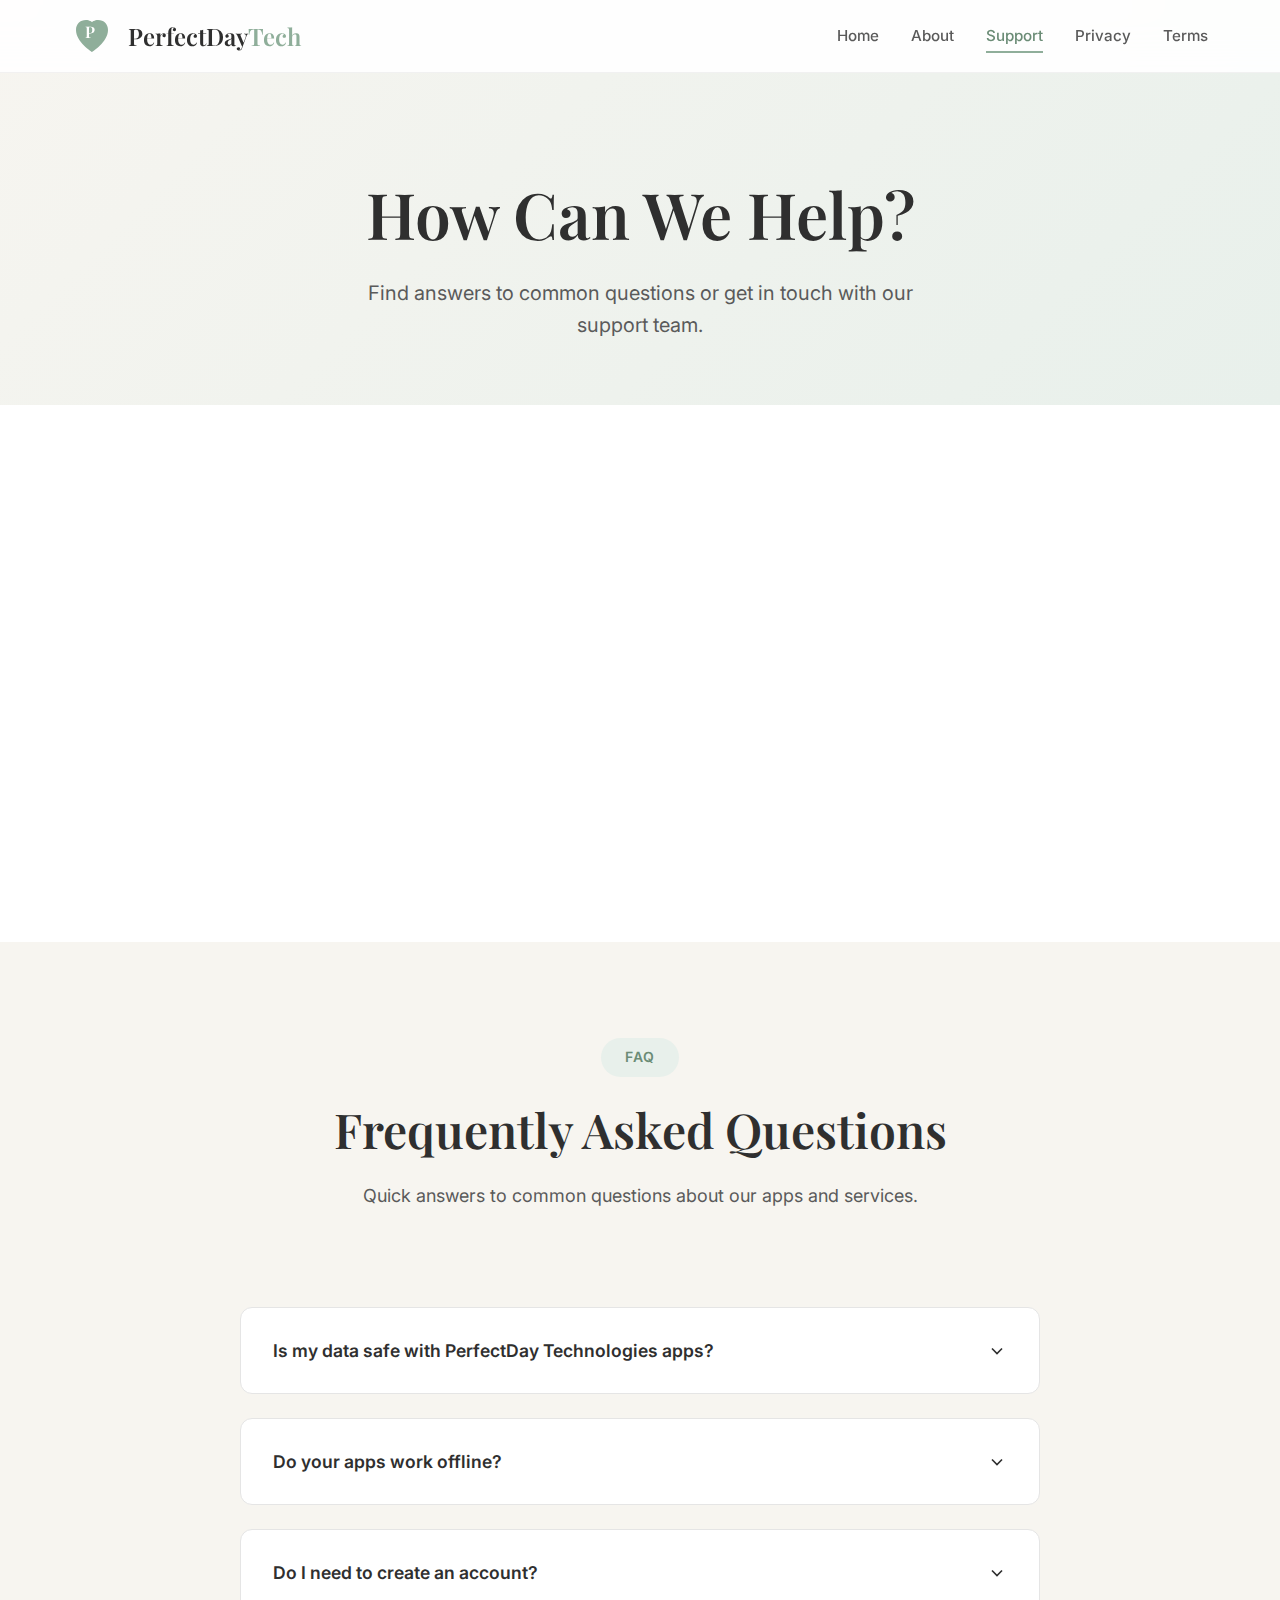
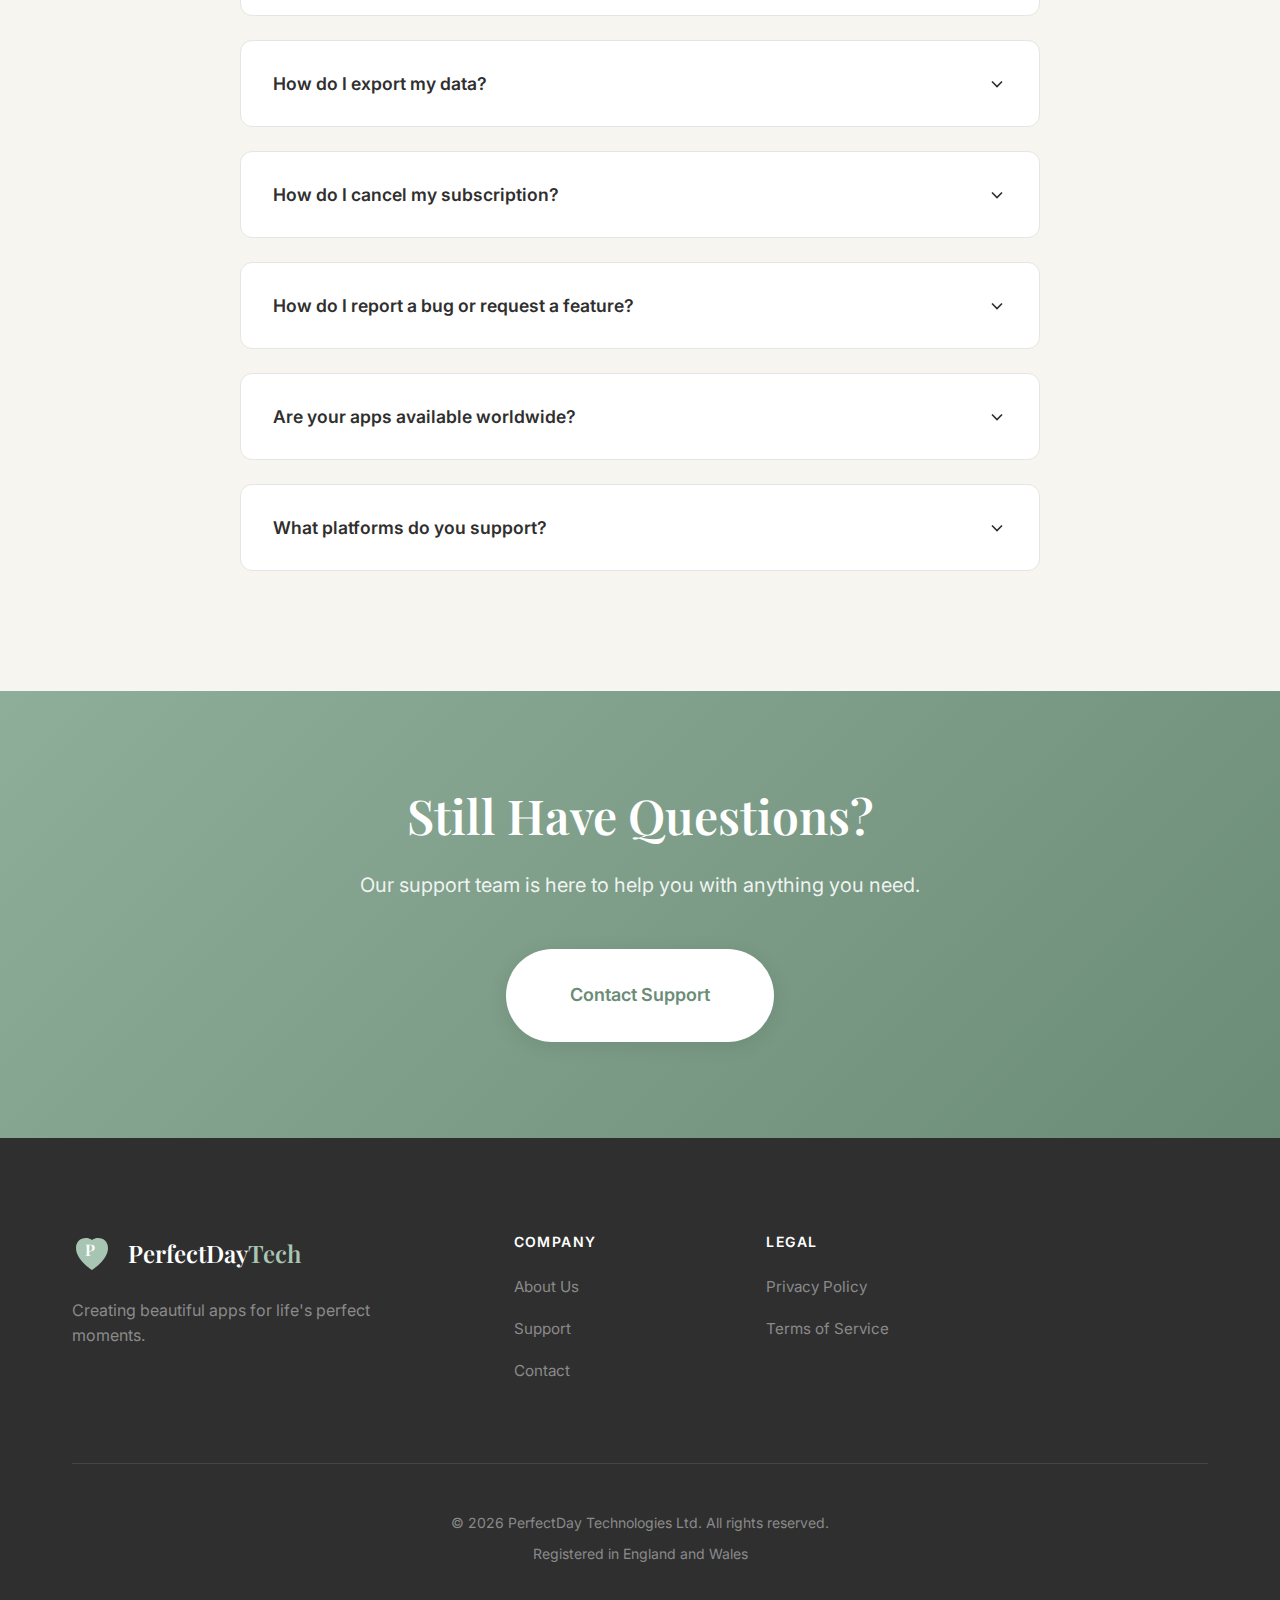
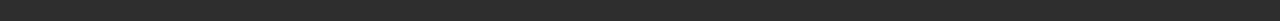
<file: support.html>
<!DOCTYPE html>
<html lang="en">
<head>
    <meta charset="UTF-8">
    <meta name="viewport" content="width=device-width, initial-scale=1.0">
    <meta name="description" content="Get help and support for PerfectDay Technologies apps.">
    <title>Support | PerfectDay Technologies Ltd</title>
    <link rel="stylesheet" href="styles.css">
    <link rel="preconnect" href="https://fonts.googleapis.com">
    <link rel="preconnect" href="https://fonts.gstatic.com" crossorigin>
    <link href="https://fonts.googleapis.com/css2?family=Inter:wght@300;400;500;600;700&family=Playfair+Display:wght@400;500;600;700&display=swap" rel="stylesheet">
    <link rel="icon" type="image/svg+xml" href="favicon.svg">
</head>
<body>
    <nav class="navbar">
        <div class="nav-container">
            <a href="index.html" class="nav-logo">
                <div class="logo-icon">
                    <svg viewBox="0 0 40 40" fill="none" xmlns="http://www.w3.org/2000/svg">
                        <path d="M20 36C20 36 4 26 4 14C4 8 8 4 14 4C17.5 4 20 6 20 6C20 6 22.5 4 26 4C32 4 36 8 36 14C36 26 20 36 20 36Z" fill="currentColor"/>
                        <text x="13" y="22" font-family="Playfair Display" font-size="16" font-weight="600" fill="white">P</text>
                    </svg>
                </div>
                <span>PerfectDay<span class="highlight">Tech</span></span>
            </a>
            <button class="nav-toggle" aria-label="Toggle navigation">
                <span></span>
                <span></span>
                <span></span>
            </button>
            <ul class="nav-menu">
                <li><a href="index.html">Home</a></li>
                <li><a href="about.html">About</a></li>
                <li><a href="support.html" class="active">Support</a></li>
                <li><a href="privacy.html">Privacy</a></li>
                <li><a href="terms.html">Terms</a></li>
            </ul>
        </div>
    </nav>

    <section class="support-hero">
        <div class="container">
            <h1>How Can We Help?</h1>
            <p>Find answers to common questions or get in touch with our support team.</p>
        </div>
    </section>

    <section class="support-section">
        <div class="container">
            <div class="support-grid">
                <div class="support-card">
                    <div class="support-icon">
                        <svg viewBox="0 0 24 24" fill="none" stroke="currentColor" stroke-width="1.5">
                            <path d="M4 4h16c1.1 0 2 .9 2 2v12c0 1.1-.9 2-2 2H4c-1.1 0-2-.9-2-2V6c0-1.1.9-2 2-2z"/>
                            <polyline points="22,6 12,13 2,6"/>
                        </svg>
                    </div>
                    <h3>Email Support</h3>
                    <p>Send us an email and we'll get back to you within 24-48 hours.</p>
                    <a href="mailto:support@perfectdaytech.com" class="link">support@perfectdaytech.com</a>
                </div>

                <div class="support-card">
                    <div class="support-icon">
                        <svg viewBox="0 0 24 24" fill="none" stroke="currentColor" stroke-width="1.5">
                            <path d="M21 11.5a8.38 8.38 0 0 1-.9 3.8 8.5 8.5 0 0 1-7.6 4.7 8.38 8.38 0 0 1-3.8-.9L3 21l1.9-5.7a8.38 8.38 0 0 1-.9-3.8 8.5 8.5 0 0 1 4.7-7.6 8.38 8.38 0 0 1 3.8-.9h.5a8.48 8.48 0 0 1 8 8v.5z"/>
                        </svg>
                    </div>
                    <h3>General Inquiries</h3>
                    <p>For partnership, press, or general questions.</p>
                    <a href="mailto:hello@perfectdaytech.com" class="link">hello@perfectdaytech.com</a>
                </div>

                <div class="support-card">
                    <div class="support-icon">
                        <svg viewBox="0 0 24 24" fill="none" stroke="currentColor" stroke-width="1.5">
                            <rect x="3" y="11" width="18" height="11" rx="2" ry="2"/>
                            <path d="M7 11V7a5 5 0 0 1 10 0v4"/>
                        </svg>
                    </div>
                    <h3>Privacy Concerns</h3>
                    <p>Questions about your data or privacy practices.</p>
                    <a href="mailto:privacy@perfectdaytech.com" class="link">privacy@perfectdaytech.com</a>
                </div>
            </div>
        </div>
    </section>

    <section class="faq-section">
        <div class="container">
            <div class="section-header">
                <span class="section-tag">FAQ</span>
                <h2>Frequently Asked Questions</h2>
                <p>Quick answers to common questions about our apps and services.</p>
            </div>

            <div class="faq-list">
                <div class="faq-item">
                    <button class="faq-question">
                        Is my data safe with PerfectDay Technologies apps?
                        <svg viewBox="0 0 24 24" fill="none" stroke="currentColor" stroke-width="2">
                            <polyline points="6 9 12 15 18 9"/>
                        </svg>
                    </button>
                    <div class="faq-answer">
                        <p>Yes, your data is secure. Our apps use a local-first architecture, which means your data is stored on your device by default. We use industry-standard encryption for any data that is synced to the cloud (when you opt-in), and we never sell your personal information to third parties.</p>
                    </div>
                </div>

                <div class="faq-item">
                    <button class="faq-question">
                        Do your apps work offline?
                        <svg viewBox="0 0 24 24" fill="none" stroke="currentColor" stroke-width="2">
                            <polyline points="6 9 12 15 18 9"/>
                        </svg>
                    </button>
                    <div class="faq-answer">
                        <p>Yes! Our apps are designed to work fully offline. You can use all core features without an internet connection. When you're back online, any changes will sync automatically if you have cloud backup enabled.</p>
                    </div>
                </div>

                <div class="faq-item">
                    <button class="faq-question">
                        Do I need to create an account?
                        <svg viewBox="0 0 24 24" fill="none" stroke="currentColor" stroke-width="2">
                            <polyline points="6 9 12 15 18 9"/>
                        </svg>
                    </button>
                    <div class="faq-answer">
                        <p>No account is required to use the core features of our apps. You can start using them immediately. An account is only needed if you want to enable cloud backup, sync across multiple devices, or use collaboration features.</p>
                    </div>
                </div>

                <div class="faq-item">
                    <button class="faq-question">
                        How do I export my data?
                        <svg viewBox="0 0 24 24" fill="none" stroke="currentColor" stroke-width="2">
                            <polyline points="6 9 12 15 18 9"/>
                        </svg>
                    </button>
                    <div class="faq-answer">
                        <p>You can export your data at any time in multiple formats. Go to Settings > Export Data within the app and choose from CSV (for spreadsheets), PDF (for printing), or a full backup. Your data is yours, and you can take it with you whenever you want.</p>
                    </div>
                </div>

                <div class="faq-item">
                    <button class="faq-question">
                        How do I cancel my subscription?
                        <svg viewBox="0 0 24 24" fill="none" stroke="currentColor" stroke-width="2">
                            <polyline points="6 9 12 15 18 9"/>
                        </svg>
                    </button>
                    <div class="faq-answer">
                        <p>Subscriptions are managed through your device's app store. On iOS, go to Settings > Your Name > Subscriptions. On Android, open Google Play Store > Menu > Subscriptions. You can cancel at any time, and you'll continue to have access until the end of your current billing period.</p>
                    </div>
                </div>

                <div class="faq-item">
                    <button class="faq-question">
                        How do I report a bug or request a feature?
                        <svg viewBox="0 0 24 24" fill="none" stroke="currentColor" stroke-width="2">
                            <polyline points="6 9 12 15 18 9"/>
                        </svg>
                    </button>
                    <div class="faq-answer">
                        <p>We love hearing from our users! Send bug reports or feature requests to <a href="mailto:support@perfectdaytech.com">support@perfectdaytech.com</a>. Please include as much detail as possible — screenshots, device type, and steps to reproduce any issues are incredibly helpful.</p>
                    </div>
                </div>

                <div class="faq-item">
                    <button class="faq-question">
                        Are your apps available worldwide?
                        <svg viewBox="0 0 24 24" fill="none" stroke="currentColor" stroke-width="2">
                            <polyline points="6 9 12 15 18 9"/>
                        </svg>
                    </button>
                    <div class="faq-answer">
                        <p>Our apps are available worldwide on both the Apple App Store and Google Play Store. They currently support English, with more languages planned for future updates.</p>
                    </div>
                </div>

                <div class="faq-item">
                    <button class="faq-question">
                        What platforms do you support?
                        <svg viewBox="0 0 24 24" fill="none" stroke="currentColor" stroke-width="2">
                            <polyline points="6 9 12 15 18 9"/>
                        </svg>
                    </button>
                    <div class="faq-answer">
                        <p>We develop for both iOS and Android platforms. Our apps are available on the Apple App Store for iPhone and iPad, and on the Google Play Store for Android devices.</p>
                    </div>
                </div>
            </div>
        </div>
    </section>

    <section class="cta-section">
        <div class="container">
            <div class="cta-content">
                <h2>Still Have Questions?</h2>
                <p>Our support team is here to help you with anything you need.</p>
                <div class="cta-buttons">
                    <a href="mailto:support@perfectdaytech.com" class="btn btn-primary btn-lg">Contact Support</a>
                </div>
            </div>
        </div>
    </section>

    <footer class="footer">
        <div class="container">
            <div class="footer-grid">
                <div class="footer-brand">
                    <a href="index.html" class="footer-logo">
                        <div class="logo-icon">
                            <svg viewBox="0 0 40 40" fill="none" xmlns="http://www.w3.org/2000/svg">
                                <path d="M20 36C20 36 4 26 4 14C4 8 8 4 14 4C17.5 4 20 6 20 6C20 6 22.5 4 26 4C32 4 36 8 36 14C36 26 20 36 20 36Z" fill="currentColor"/>
                                <text x="13" y="22" font-family="Playfair Display" font-size="16" font-weight="600" fill="white">P</text>
                            </svg>
                        </div>
                        <span>PerfectDay<span class="highlight">Tech</span></span>
                    </a>
                    <p>Creating beautiful apps for life's perfect moments.</p>
                </div>

                <div class="footer-links">
                    <h4>Company</h4>
                    <ul>
                        <li><a href="about.html">About Us</a></li>
                        <li><a href="support.html">Support</a></li>
                        <li><a href="mailto:hello@perfectdaytech.com">Contact</a></li>
                    </ul>
                </div>

                <div class="footer-links">
                    <h4>Legal</h4>
                    <ul>
                        <li><a href="privacy.html">Privacy Policy</a></li>
                        <li><a href="terms.html">Terms of Service</a></li>
                    </ul>
                </div>

                            </div>

            <div class="footer-bottom">
                <p>&copy; 2026 PerfectDay Technologies Ltd. All rights reserved.</p>
                <p>Registered in England and Wales</p>
            </div>
        </div>
    </footer>

    <script src="script.js"></script>
</body>
</html>
</file>
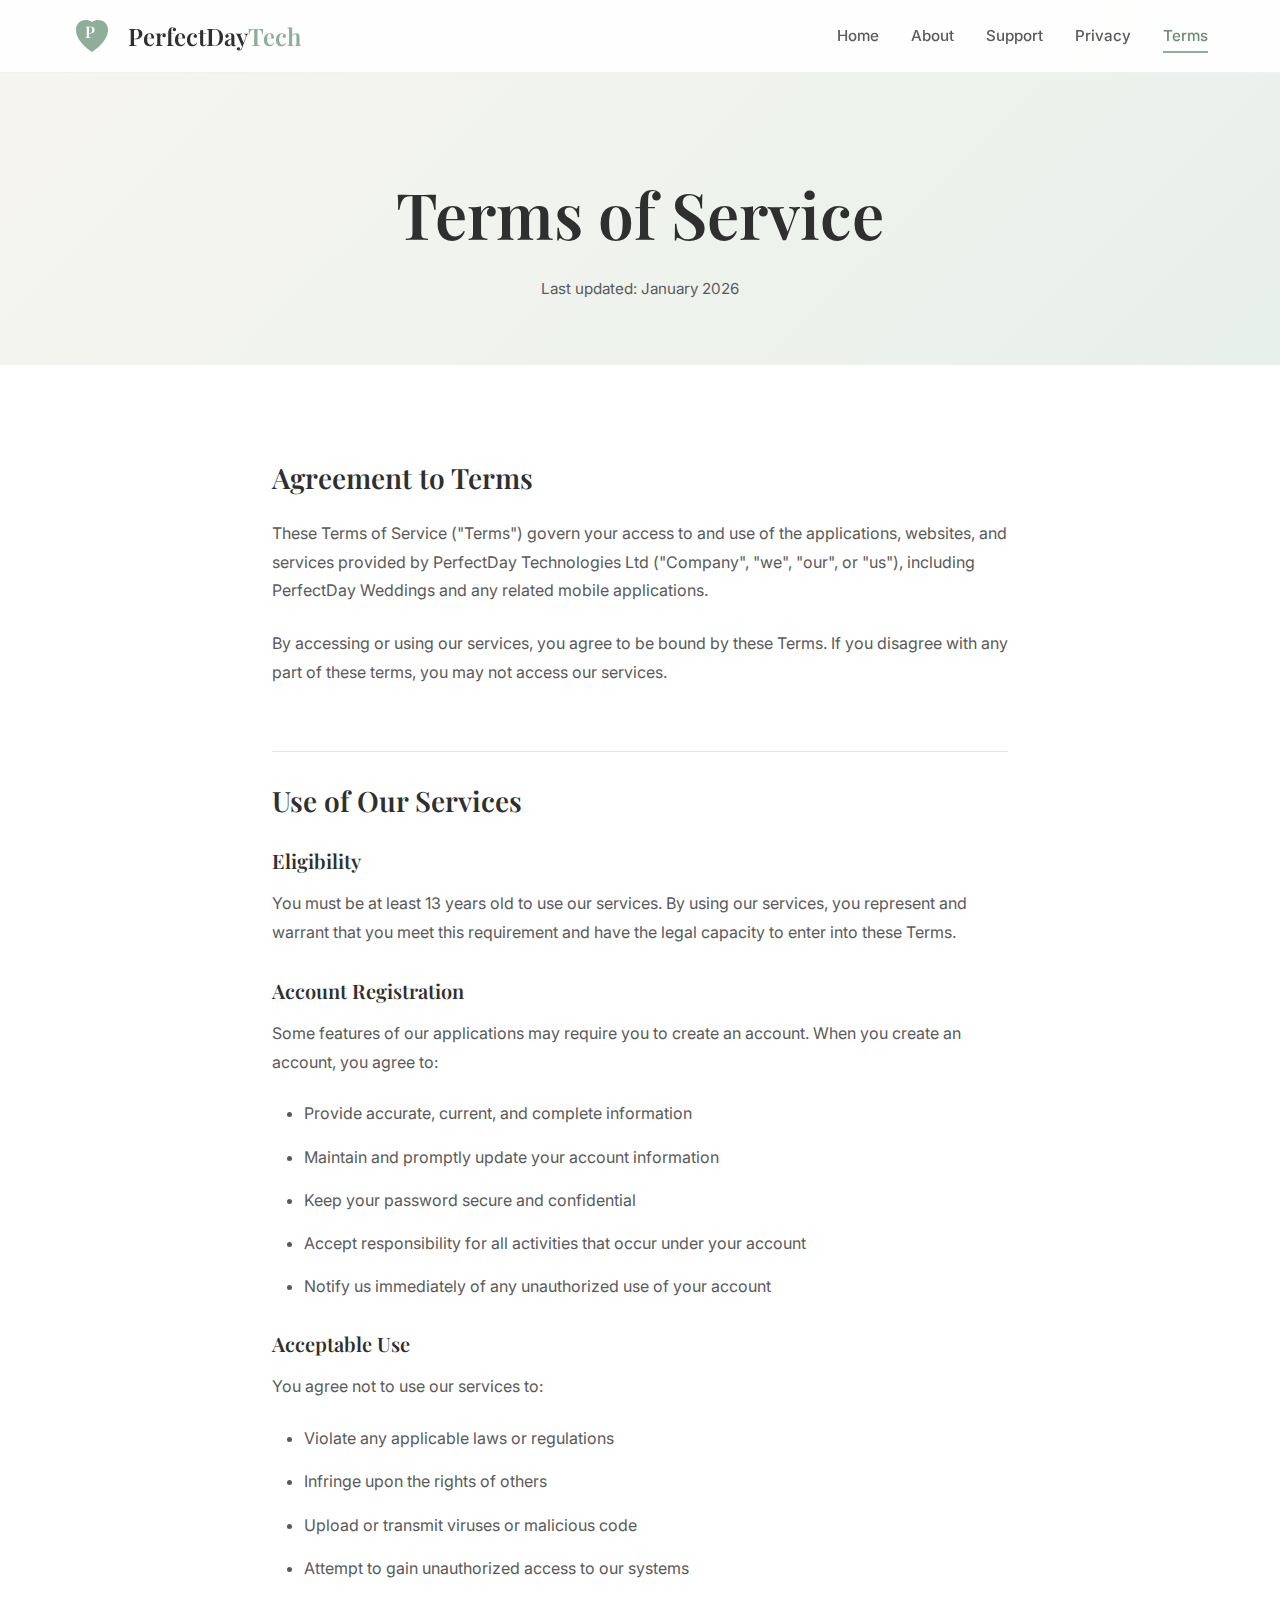
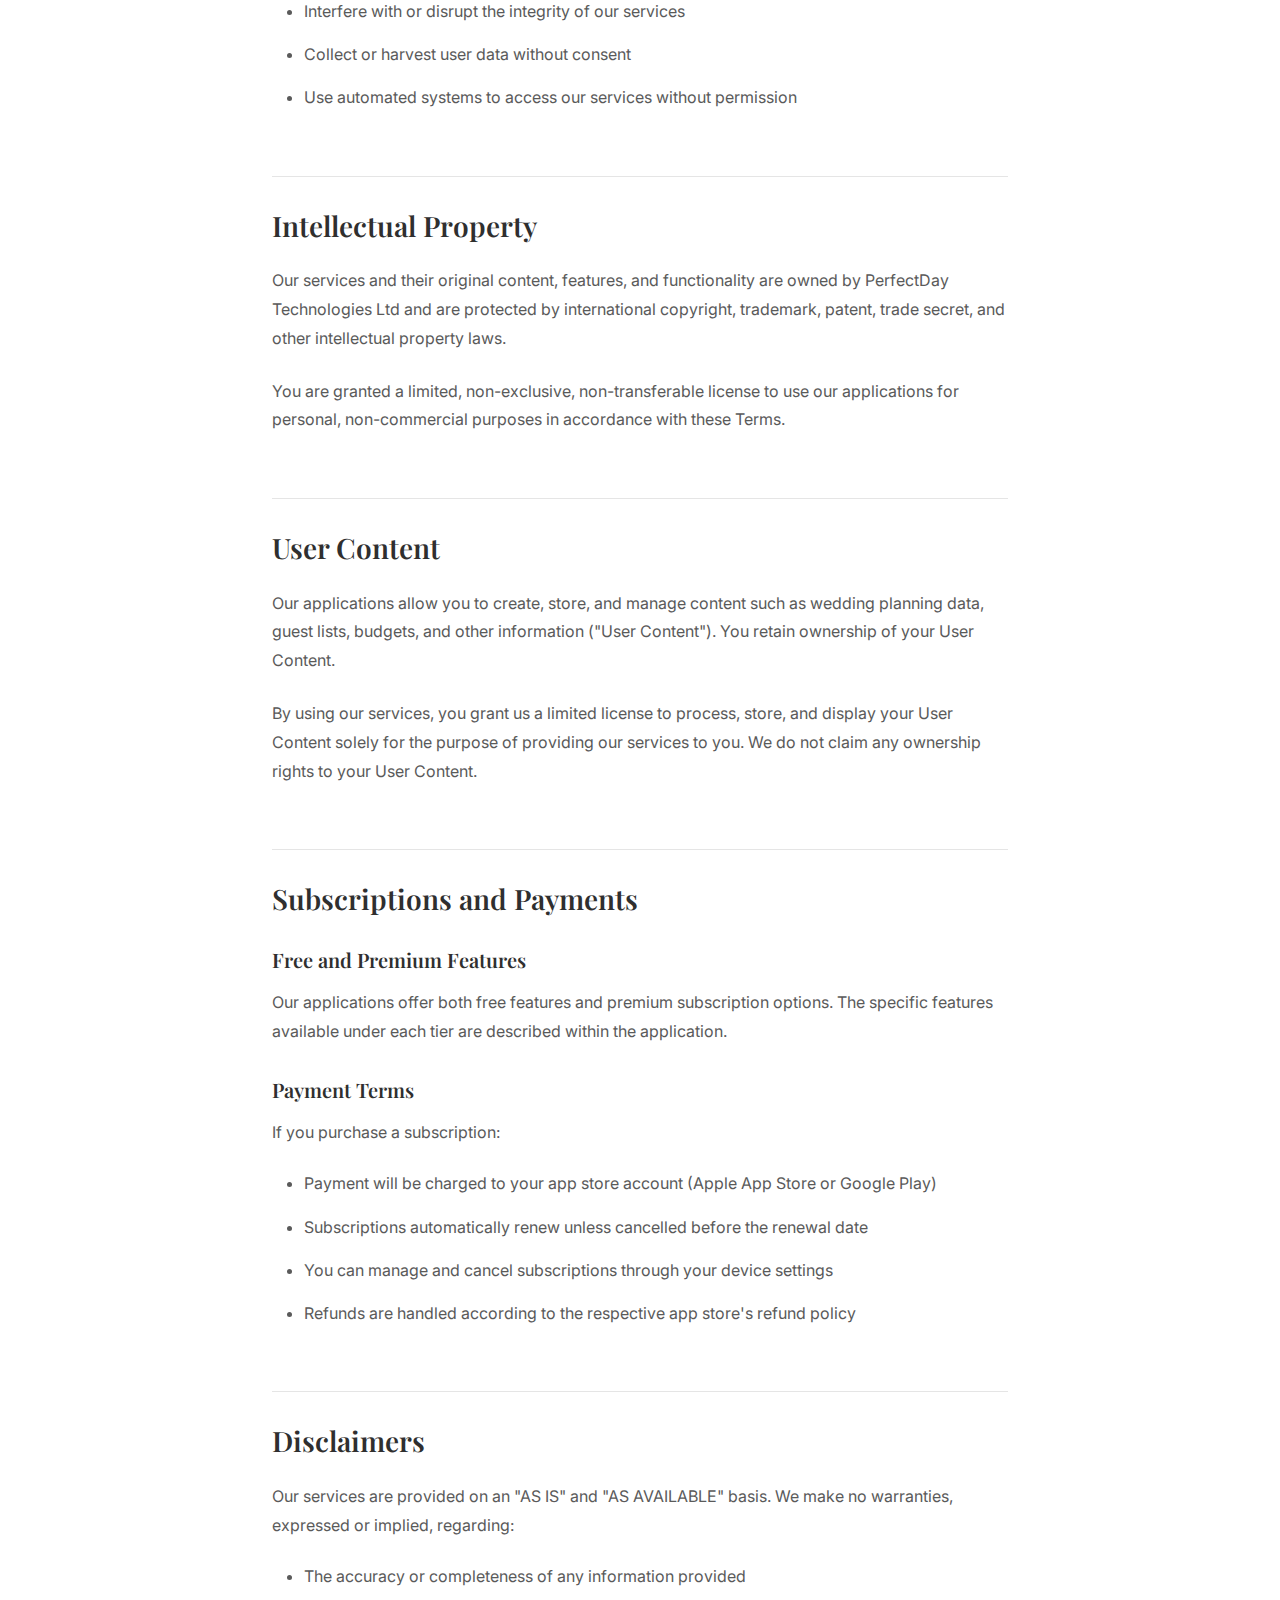
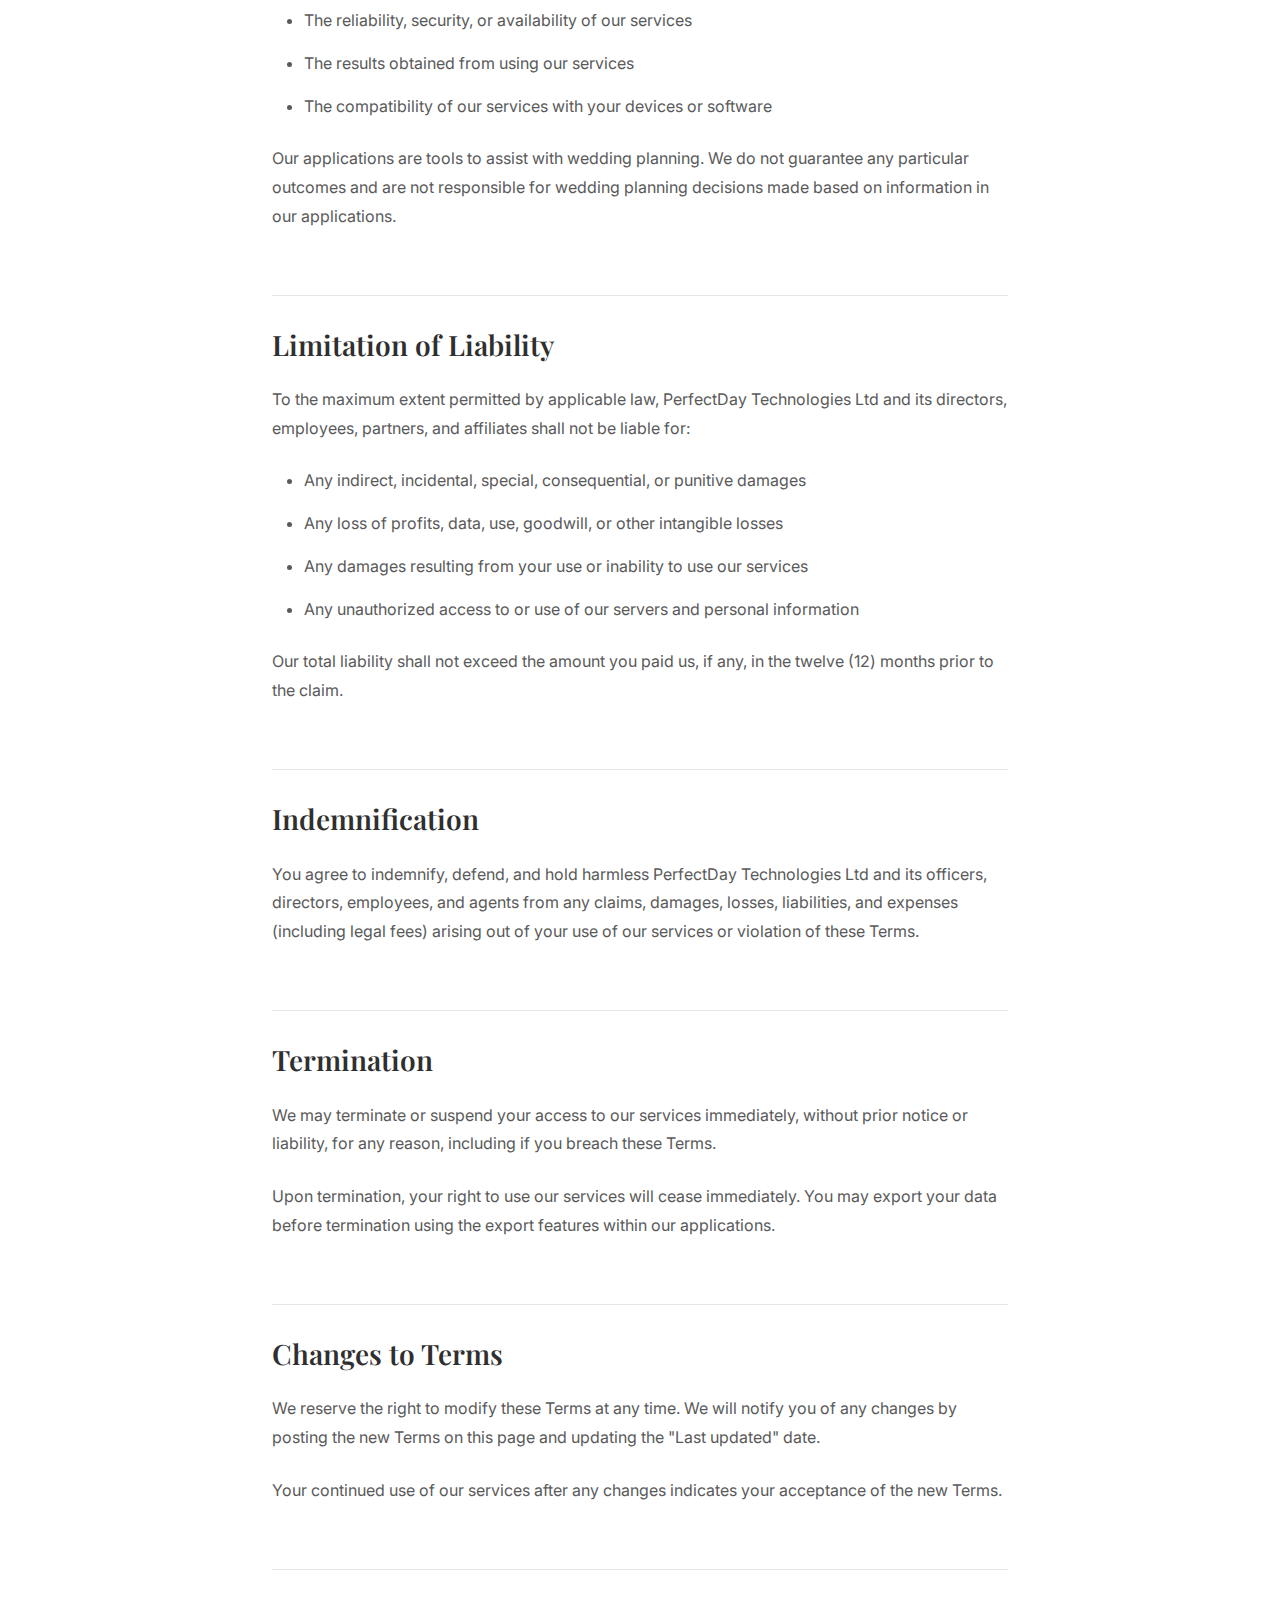
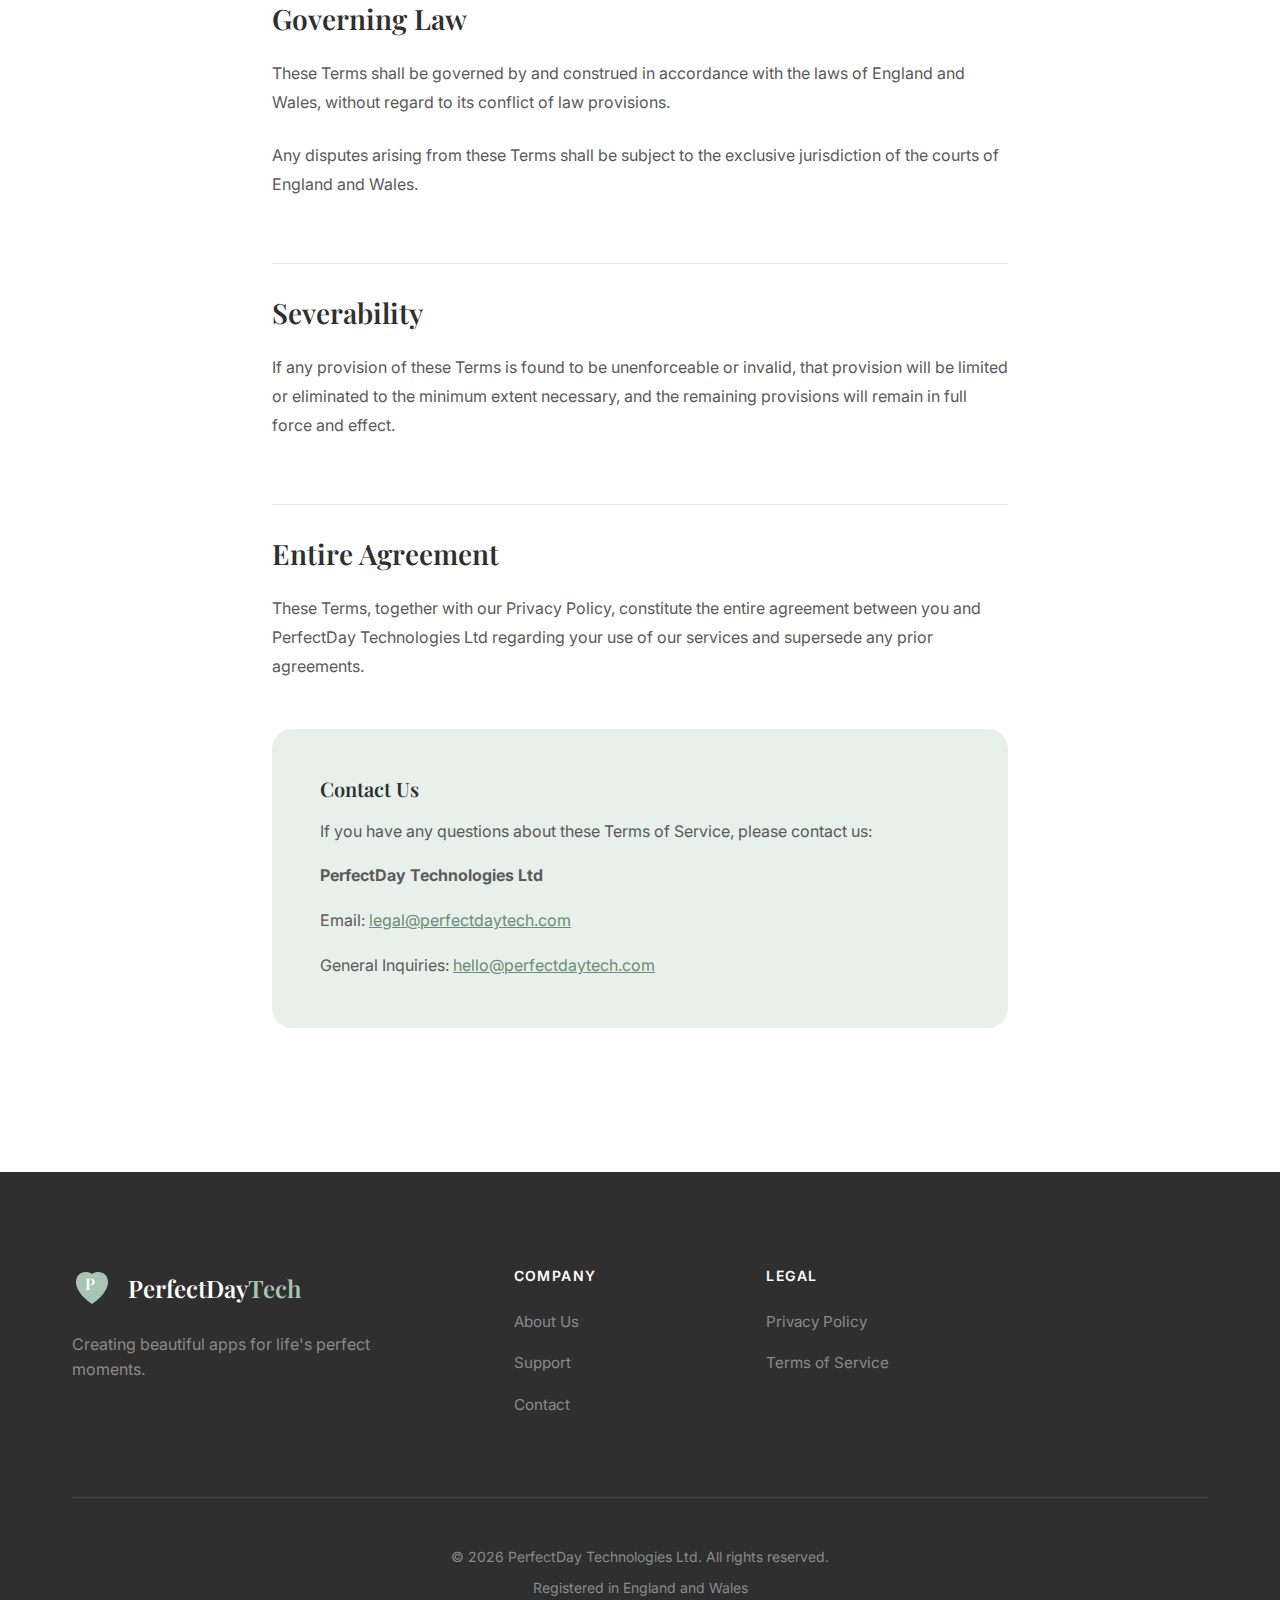
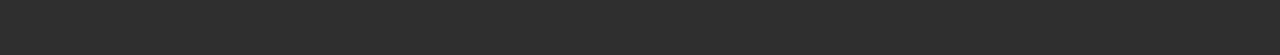
<file: terms.html>
<!DOCTYPE html>
<html lang="en">
<head>
    <meta charset="UTF-8">
    <meta name="viewport" content="width=device-width, initial-scale=1.0">
    <meta name="description" content="Terms of Service for PerfectDay Technologies Ltd and our applications.">
    <title>Terms of Service | PerfectDay Technologies Ltd</title>
    <link rel="stylesheet" href="styles.css">
    <link rel="preconnect" href="https://fonts.googleapis.com">
    <link rel="preconnect" href="https://fonts.gstatic.com" crossorigin>
    <link href="https://fonts.googleapis.com/css2?family=Inter:wght@300;400;500;600;700&family=Playfair+Display:wght@400;500;600;700&display=swap" rel="stylesheet">
    <link rel="icon" type="image/svg+xml" href="favicon.svg">
</head>
<body>
    <nav class="navbar">
        <div class="nav-container">
            <a href="index.html" class="nav-logo">
                <div class="logo-icon">
                    <svg viewBox="0 0 40 40" fill="none" xmlns="http://www.w3.org/2000/svg">
                        <path d="M20 36C20 36 4 26 4 14C4 8 8 4 14 4C17.5 4 20 6 20 6C20 6 22.5 4 26 4C32 4 36 8 36 14C36 26 20 36 20 36Z" fill="currentColor"/>
                        <text x="13" y="22" font-family="Playfair Display" font-size="16" font-weight="600" fill="white">P</text>
                    </svg>
                </div>
                <span>PerfectDay<span class="highlight">Tech</span></span>
            </a>
            <button class="nav-toggle" aria-label="Toggle navigation">
                <span></span>
                <span></span>
                <span></span>
            </button>
            <ul class="nav-menu">
                <li><a href="index.html">Home</a></li>
                <li><a href="about.html">About</a></li>
                <li><a href="support.html">Support</a></li>
                <li><a href="privacy.html">Privacy</a></li>
                <li><a href="terms.html" class="active">Terms</a></li>
            </ul>
        </div>
    </nav>

    <section class="legal-hero">
        <div class="container">
            <h1>Terms of Service</h1>
            <p class="last-updated">Last updated: January 2026</p>
        </div>
    </section>

    <section class="legal-content">
        <div class="container">
            <h2>Agreement to Terms</h2>
            <p>These Terms of Service ("Terms") govern your access to and use of the applications, websites, and services provided by PerfectDay Technologies Ltd ("Company", "we", "our", or "us"), including PerfectDay Weddings and any related mobile applications.</p>
            <p>By accessing or using our services, you agree to be bound by these Terms. If you disagree with any part of these terms, you may not access our services.</p>

            <h2>Use of Our Services</h2>

            <h3>Eligibility</h3>
            <p>You must be at least 13 years old to use our services. By using our services, you represent and warrant that you meet this requirement and have the legal capacity to enter into these Terms.</p>

            <h3>Account Registration</h3>
            <p>Some features of our applications may require you to create an account. When you create an account, you agree to:</p>
            <ul>
                <li>Provide accurate, current, and complete information</li>
                <li>Maintain and promptly update your account information</li>
                <li>Keep your password secure and confidential</li>
                <li>Accept responsibility for all activities that occur under your account</li>
                <li>Notify us immediately of any unauthorized use of your account</li>
            </ul>

            <h3>Acceptable Use</h3>
            <p>You agree not to use our services to:</p>
            <ul>
                <li>Violate any applicable laws or regulations</li>
                <li>Infringe upon the rights of others</li>
                <li>Upload or transmit viruses or malicious code</li>
                <li>Attempt to gain unauthorized access to our systems</li>
                <li>Interfere with or disrupt the integrity of our services</li>
                <li>Collect or harvest user data without consent</li>
                <li>Use automated systems to access our services without permission</li>
            </ul>

            <h2>Intellectual Property</h2>
            <p>Our services and their original content, features, and functionality are owned by PerfectDay Technologies Ltd and are protected by international copyright, trademark, patent, trade secret, and other intellectual property laws.</p>
            <p>You are granted a limited, non-exclusive, non-transferable license to use our applications for personal, non-commercial purposes in accordance with these Terms.</p>

            <h2>User Content</h2>
            <p>Our applications allow you to create, store, and manage content such as wedding planning data, guest lists, budgets, and other information ("User Content"). You retain ownership of your User Content.</p>
            <p>By using our services, you grant us a limited license to process, store, and display your User Content solely for the purpose of providing our services to you. We do not claim any ownership rights to your User Content.</p>

            <h2>Subscriptions and Payments</h2>

            <h3>Free and Premium Features</h3>
            <p>Our applications offer both free features and premium subscription options. The specific features available under each tier are described within the application.</p>

            <h3>Payment Terms</h3>
            <p>If you purchase a subscription:</p>
            <ul>
                <li>Payment will be charged to your app store account (Apple App Store or Google Play)</li>
                <li>Subscriptions automatically renew unless cancelled before the renewal date</li>
                <li>You can manage and cancel subscriptions through your device settings</li>
                <li>Refunds are handled according to the respective app store's refund policy</li>
            </ul>

            <h2>Disclaimers</h2>
            <p>Our services are provided on an "AS IS" and "AS AVAILABLE" basis. We make no warranties, expressed or implied, regarding:</p>
            <ul>
                <li>The accuracy or completeness of any information provided</li>
                <li>The reliability, security, or availability of our services</li>
                <li>The results obtained from using our services</li>
                <li>The compatibility of our services with your devices or software</li>
            </ul>
            <p>Our applications are tools to assist with wedding planning. We do not guarantee any particular outcomes and are not responsible for wedding planning decisions made based on information in our applications.</p>

            <h2>Limitation of Liability</h2>
            <p>To the maximum extent permitted by applicable law, PerfectDay Technologies Ltd and its directors, employees, partners, and affiliates shall not be liable for:</p>
            <ul>
                <li>Any indirect, incidental, special, consequential, or punitive damages</li>
                <li>Any loss of profits, data, use, goodwill, or other intangible losses</li>
                <li>Any damages resulting from your use or inability to use our services</li>
                <li>Any unauthorized access to or use of our servers and personal information</li>
            </ul>
            <p>Our total liability shall not exceed the amount you paid us, if any, in the twelve (12) months prior to the claim.</p>

            <h2>Indemnification</h2>
            <p>You agree to indemnify, defend, and hold harmless PerfectDay Technologies Ltd and its officers, directors, employees, and agents from any claims, damages, losses, liabilities, and expenses (including legal fees) arising out of your use of our services or violation of these Terms.</p>

            <h2>Termination</h2>
            <p>We may terminate or suspend your access to our services immediately, without prior notice or liability, for any reason, including if you breach these Terms.</p>
            <p>Upon termination, your right to use our services will cease immediately. You may export your data before termination using the export features within our applications.</p>

            <h2>Changes to Terms</h2>
            <p>We reserve the right to modify these Terms at any time. We will notify you of any changes by posting the new Terms on this page and updating the "Last updated" date.</p>
            <p>Your continued use of our services after any changes indicates your acceptance of the new Terms.</p>

            <h2>Governing Law</h2>
            <p>These Terms shall be governed by and construed in accordance with the laws of England and Wales, without regard to its conflict of law provisions.</p>
            <p>Any disputes arising from these Terms shall be subject to the exclusive jurisdiction of the courts of England and Wales.</p>

            <h2>Severability</h2>
            <p>If any provision of these Terms is found to be unenforceable or invalid, that provision will be limited or eliminated to the minimum extent necessary, and the remaining provisions will remain in full force and effect.</p>

            <h2>Entire Agreement</h2>
            <p>These Terms, together with our Privacy Policy, constitute the entire agreement between you and PerfectDay Technologies Ltd regarding your use of our services and supersede any prior agreements.</p>

            <div class="contact-box">
                <h3>Contact Us</h3>
                <p>If you have any questions about these Terms of Service, please contact us:</p>
                <p><strong>PerfectDay Technologies Ltd</strong></p>
                <p>Email: <a href="mailto:legal@perfectdaytech.com">legal@perfectdaytech.com</a></p>
                <p>General Inquiries: <a href="mailto:hello@perfectdaytech.com">hello@perfectdaytech.com</a></p>
            </div>
        </div>
    </section>

    <footer class="footer">
        <div class="container">
            <div class="footer-grid">
                <div class="footer-brand">
                    <a href="index.html" class="footer-logo">
                        <div class="logo-icon">
                            <svg viewBox="0 0 40 40" fill="none" xmlns="http://www.w3.org/2000/svg">
                                <path d="M20 36C20 36 4 26 4 14C4 8 8 4 14 4C17.5 4 20 6 20 6C20 6 22.5 4 26 4C32 4 36 8 36 14C36 26 20 36 20 36Z" fill="currentColor"/>
                                <text x="13" y="22" font-family="Playfair Display" font-size="16" font-weight="600" fill="white">P</text>
                            </svg>
                        </div>
                        <span>PerfectDay<span class="highlight">Tech</span></span>
                    </a>
                    <p>Creating beautiful apps for life's perfect moments.</p>
                </div>

                <div class="footer-links">
                    <h4>Company</h4>
                    <ul>
                        <li><a href="about.html">About Us</a></li>
                        <li><a href="support.html">Support</a></li>
                        <li><a href="mailto:hello@perfectdaytech.com">Contact</a></li>
                    </ul>
                </div>

                <div class="footer-links">
                    <h4>Legal</h4>
                    <ul>
                        <li><a href="privacy.html">Privacy Policy</a></li>
                        <li><a href="terms.html">Terms of Service</a></li>
                    </ul>
                </div>

                            </div>

            <div class="footer-bottom">
                <p>&copy; 2026 PerfectDay Technologies Ltd. All rights reserved.</p>
                <p>Registered in England and Wales</p>
            </div>
        </div>
    </footer>

    <script src="script.js"></script>
</body>
</html>
</file>
<file: styles.css>
/* ============================================
   PerfectDay Technologies Ltd - Modern Website
   ============================================ */

/* CSS Variables */
:root {
    /* Primary Colors - Sage Green */
    --sage: #8FAE9A;
    --sage-dark: #6B8C76;
    --sage-light: #A8C4B2;
    --sage-pale: #E8F0EB;

    /* Secondary Colors */
    --ivory: #F7F5F0;
    --champagne: #E8DCC7;
    --champagne-dark: #D4C4A8;

    /* Neutrals */
    --charcoal: #2F2F2F;
    --charcoal-light: #5A5A5A;
    --gray: #8A8A8A;
    --gray-light: #E5E5E5;
    --white: #FFFFFF;

    /* Typography */
    --font-display: 'Playfair Display', Georgia, serif;
    --font-body: 'Inter', -apple-system, BlinkMacSystemFont, sans-serif;

    /* Spacing */
    --space-xs: 0.5rem;
    --space-sm: 1rem;
    --space-md: 1.5rem;
    --space-lg: 2rem;
    --space-xl: 3rem;
    --space-2xl: 4rem;
    --space-3xl: 6rem;

    /* Border Radius */
    --radius-sm: 8px;
    --radius-md: 12px;
    --radius-lg: 20px;
    --radius-xl: 30px;
    --radius-full: 50px;

    /* Shadows */
    --shadow-sm: 0 2px 8px rgba(0, 0, 0, 0.06);
    --shadow-md: 0 4px 20px rgba(0, 0, 0, 0.08);
    --shadow-lg: 0 10px 40px rgba(0, 0, 0, 0.1);
    --shadow-xl: 0 20px 60px rgba(0, 0, 0, 0.12);
    --shadow-sage: 0 4px 20px rgba(143, 174, 154, 0.3);

    /* Transitions */
    --transition-fast: 150ms ease;
    --transition-base: 300ms ease;
    --transition-slow: 500ms ease;
}

/* Reset & Base */
*, *::before, *::after {
    margin: 0;
    padding: 0;
    box-sizing: border-box;
}

html {
    scroll-behavior: smooth;
    font-size: 16px;
}

body {
    font-family: var(--font-body);
    font-size: 1rem;
    line-height: 1.6;
    color: var(--charcoal);
    background-color: var(--white);
    -webkit-font-smoothing: antialiased;
    -moz-osx-font-smoothing: grayscale;
}

/* Typography */
h1, h2, h3, h4, h5, h6 {
    font-family: var(--font-display);
    font-weight: 600;
    line-height: 1.2;
    color: var(--charcoal);
}

h1 { font-size: clamp(2.5rem, 5vw, 4rem); }
h2 { font-size: clamp(2rem, 4vw, 3rem); }
h3 { font-size: clamp(1.25rem, 2vw, 1.5rem); }
h4 { font-size: 1.125rem; }

p {
    color: var(--charcoal-light);
}

a {
    color: inherit;
    text-decoration: none;
    transition: color var(--transition-fast);
}

img {
    max-width: 100%;
    height: auto;
}

/* Container */
.container {
    width: 100%;
    max-width: 1200px;
    margin: 0 auto;
    padding: 0 var(--space-lg);
}

/* ============================================
   Navigation
   ============================================ */
.navbar {
    position: fixed;
    top: 0;
    left: 0;
    right: 0;
    z-index: 1000;
    background: rgba(255, 255, 255, 0.9);
    backdrop-filter: blur(20px);
    border-bottom: 1px solid rgba(0, 0, 0, 0.05);
    transition: all var(--transition-base);
}

.navbar.scrolled {
    background: rgba(255, 255, 255, 0.98);
    box-shadow: var(--shadow-sm);
}

.nav-container {
    display: flex;
    align-items: center;
    justify-content: space-between;
    max-width: 1200px;
    margin: 0 auto;
    padding: var(--space-sm) var(--space-lg);
}

.nav-logo {
    display: flex;
    align-items: center;
    gap: var(--space-sm);
    font-family: var(--font-display);
    font-size: 1.5rem;
    font-weight: 600;
    color: var(--charcoal);
}

.logo-icon {
    width: 40px;
    height: 40px;
    color: var(--sage);
}

.nav-logo .highlight {
    color: var(--sage);
}

.nav-menu {
    display: flex;
    align-items: center;
    gap: var(--space-lg);
    list-style: none;
}

.nav-menu a {
    font-size: 0.95rem;
    font-weight: 500;
    color: var(--charcoal-light);
    padding: var(--space-xs) 0;
    position: relative;
}

.nav-menu a::after {
    content: '';
    position: absolute;
    bottom: 0;
    left: 0;
    width: 0;
    height: 2px;
    background: var(--sage);
    transition: width var(--transition-base);
}

.nav-menu a:hover,
.nav-menu a.active {
    color: var(--sage-dark);
}

.nav-menu a:hover::after,
.nav-menu a.active::after {
    width: 100%;
}

.nav-toggle {
    display: none;
    flex-direction: column;
    gap: 5px;
    background: none;
    border: none;
    cursor: pointer;
    padding: var(--space-xs);
}

.nav-toggle span {
    display: block;
    width: 24px;
    height: 2px;
    background: var(--charcoal);
    transition: all var(--transition-fast);
}

/* ============================================
   Hero Section
   ============================================ */
.hero {
    position: relative;
    min-height: 100vh;
    display: flex;
    align-items: center;
    padding: calc(80px + var(--space-3xl)) var(--space-lg) var(--space-3xl);
    overflow: hidden;
}

.hero-background {
    position: absolute;
    inset: 0;
    z-index: 0;
    background: linear-gradient(135deg, var(--ivory) 0%, var(--white) 50%, var(--sage-pale) 100%);
}

.gradient-orb {
    position: absolute;
    border-radius: 50%;
    filter: blur(80px);
    opacity: 0.5;
    animation: float 20s ease-in-out infinite;
}

.orb-1 {
    width: 600px;
    height: 600px;
    background: var(--sage-light);
    top: -200px;
    right: -100px;
    animation-delay: 0s;
}

.orb-2 {
    width: 400px;
    height: 400px;
    background: var(--champagne);
    bottom: -100px;
    left: -100px;
    animation-delay: -7s;
}

.orb-3 {
    width: 300px;
    height: 300px;
    background: var(--sage);
    top: 50%;
    left: 30%;
    opacity: 0.3;
    animation-delay: -14s;
}

@keyframes float {
    0%, 100% { transform: translate(0, 0) scale(1); }
    33% { transform: translate(30px, -30px) scale(1.05); }
    66% { transform: translate(-20px, 20px) scale(0.95); }
}

.hero-content {
    position: relative;
    z-index: 1;
    max-width: 600px;
}

.hero-title {
    margin-bottom: var(--space-lg);
}

.title-line {
    display: block;
}

.title-line.accent {
    color: var(--sage-dark);
}

.hero-subtitle {
    font-size: 1.25rem;
    line-height: 1.7;
    margin-bottom: var(--space-xl);
    color: var(--charcoal-light);
}

.hero-cta {
    display: flex;
    gap: var(--space-md);
    flex-wrap: wrap;
}

.hero-visual {
    position: absolute;
    right: 10%;
    top: 50%;
    transform: translateY(-50%);
    z-index: 1;
}

.phone-mockup {
    width: 280px;
    height: 580px;
    background: var(--charcoal);
    border-radius: 40px;
    padding: 12px;
    box-shadow: var(--shadow-xl), 0 0 0 1px rgba(255,255,255,0.1) inset;
    transform: rotate(5deg);
    animation: phoneFloat 6s ease-in-out infinite;
}

@keyframes phoneFloat {
    0%, 100% { transform: rotate(5deg) translateY(0); }
    50% { transform: rotate(5deg) translateY(-15px); }
}

.phone-screen {
    width: 100%;
    height: 100%;
    background: var(--white);
    border-radius: 32px;
    overflow: hidden;
}

.app-preview {
    padding: var(--space-lg);
    background: linear-gradient(180deg, var(--sage-pale) 0%, var(--white) 100%);
    height: 100%;
}

.app-header {
    display: flex;
    align-items: center;
    gap: var(--space-sm);
    font-size: 0.875rem;
    font-weight: 600;
    color: var(--charcoal);
    margin-bottom: var(--space-xl);
}

.app-logo-small {
    width: 32px;
    height: 32px;
    background: var(--sage);
    border-radius: 8px;
}

.app-stat {
    text-align: center;
    margin-bottom: var(--space-lg);
}

.stat-number {
    display: block;
    font-family: var(--font-display);
    font-size: 4rem;
    font-weight: 600;
    color: var(--sage-dark);
    line-height: 1;
}

.stat-label {
    font-size: 0.875rem;
    color: var(--charcoal-light);
    text-transform: uppercase;
    letter-spacing: 0.1em;
}

.app-progress {
    height: 8px;
    background: var(--gray-light);
    border-radius: 4px;
    margin-bottom: var(--space-xl);
    overflow: hidden;
}

.progress-bar {
    height: 100%;
    background: linear-gradient(90deg, var(--sage) 0%, var(--sage-dark) 100%);
    border-radius: 4px;
    animation: progressGrow 2s ease-out;
}

@keyframes progressGrow {
    from { width: 0; }
}

.app-cards {
    display: grid;
    grid-template-columns: repeat(3, 1fr);
    gap: var(--space-sm);
}

.mini-card {
    background: var(--white);
    padding: var(--space-md) var(--space-sm);
    border-radius: var(--radius-md);
    text-align: center;
    font-size: 0.75rem;
    font-weight: 500;
    color: var(--charcoal-light);
    box-shadow: var(--shadow-sm);
}

/* ============================================
   Buttons
   ============================================ */
.btn {
    display: inline-flex;
    align-items: center;
    justify-content: center;
    gap: var(--space-sm);
    padding: var(--space-md) var(--space-xl);
    font-family: var(--font-body);
    font-size: 1rem;
    font-weight: 600;
    border-radius: var(--radius-full);
    border: none;
    cursor: pointer;
    transition: all var(--transition-base);
    text-decoration: none;
}

.btn-primary {
    background: var(--sage);
    color: var(--white);
    box-shadow: var(--shadow-sage);
}

.btn-primary:hover {
    background: var(--sage-dark);
    transform: translateY(-2px);
    box-shadow: 0 8px 30px rgba(143, 174, 154, 0.4);
}

.btn-secondary {
    background: transparent;
    color: var(--charcoal);
    border: 2px solid var(--gray-light);
}

.btn-secondary:hover {
    border-color: var(--sage);
    color: var(--sage-dark);
}

.btn-lg {
    padding: var(--space-lg) var(--space-2xl);
    font-size: 1.125rem;
}

/* ============================================
   Sections
   ============================================ */
.section-header {
    text-align: center;
    max-width: 700px;
    margin: 0 auto var(--space-3xl);
}

.section-tag {
    display: inline-block;
    padding: var(--space-xs) var(--space-md);
    background: var(--sage-pale);
    color: var(--sage-dark);
    font-size: 0.875rem;
    font-weight: 600;
    border-radius: var(--radius-full);
    margin-bottom: var(--space-md);
    letter-spacing: 0.05em;
    text-transform: uppercase;
}

.section-header h2 {
    margin-bottom: var(--space-md);
}

.section-header p {
    font-size: 1.125rem;
}

/* ============================================
   Apps Section
   ============================================ */
.apps-section {
    padding: var(--space-3xl) 0;
    background: var(--white);
}

.app-showcase {
    display: grid;
    gap: var(--space-xl);
}

.app-card {
    display: grid;
    grid-template-columns: auto 1fr;
    gap: var(--space-xl);
    padding: var(--space-2xl);
    background: var(--white);
    border-radius: var(--radius-lg);
    border: 1px solid var(--gray-light);
    position: relative;
    transition: all var(--transition-base);
}

.app-card:hover {
    border-color: var(--sage-light);
    box-shadow: var(--shadow-lg);
}

.app-card-badge {
    position: absolute;
    top: var(--space-lg);
    right: var(--space-lg);
    padding: var(--space-xs) var(--space-md);
    background: var(--sage);
    color: var(--white);
    font-size: 0.75rem;
    font-weight: 600;
    border-radius: var(--radius-full);
    text-transform: uppercase;
    letter-spacing: 0.05em;
}

.app-card-icon {
    width: 100px;
    height: 100px;
}

.app-card-icon svg {
    width: 100%;
    height: 100%;
}

.app-card-content h3 {
    font-size: 1.75rem;
    margin-bottom: var(--space-md);
}

.app-card-content > p {
    font-size: 1.1rem;
    margin-bottom: var(--space-lg);
}

.app-features {
    display: grid;
    grid-template-columns: repeat(2, 1fr);
    gap: var(--space-sm);
    list-style: none;
    margin-bottom: var(--space-lg);
}

.app-features li {
    display: flex;
    align-items: center;
    gap: var(--space-sm);
    font-size: 0.95rem;
    color: var(--charcoal-light);
}

.app-features li::before {
    content: '';
    width: 8px;
    height: 8px;
    background: var(--sage);
    border-radius: 50%;
    flex-shrink: 0;
}

.app-platforms {
    display: flex;
    gap: var(--space-md);
}

.platform {
    display: flex;
    align-items: center;
    gap: var(--space-xs);
    font-size: 0.9rem;
    color: var(--charcoal-light);
}

.platform svg {
    color: var(--charcoal);
}

/* ============================================
   Values Section
   ============================================ */
.values-section {
    padding: var(--space-3xl) 0;
    background: var(--ivory);
}

.values-grid {
    display: grid;
    grid-template-columns: repeat(4, 1fr);
    gap: var(--space-lg);
}

.value-card {
    padding: var(--space-xl);
    background: var(--white);
    border-radius: var(--radius-lg);
    text-align: center;
    transition: all var(--transition-base);
}

.value-card:hover {
    transform: translateY(-5px);
    box-shadow: var(--shadow-lg);
}

.value-icon {
    width: 60px;
    height: 60px;
    margin: 0 auto var(--space-md);
    color: var(--sage);
}

.value-icon svg {
    width: 100%;
    height: 100%;
}

.value-card h3 {
    font-size: 1.25rem;
    margin-bottom: var(--space-sm);
}

.value-card p {
    font-size: 0.95rem;
}

/* ============================================
   CTA Section
   ============================================ */
.cta-section {
    padding: var(--space-3xl) 0;
    background: linear-gradient(135deg, var(--sage) 0%, var(--sage-dark) 100%);
}

.cta-content {
    text-align: center;
    max-width: 600px;
    margin: 0 auto;
}

.cta-content h2 {
    color: var(--white);
    margin-bottom: var(--space-md);
}

.cta-content p {
    color: rgba(255, 255, 255, 0.9);
    font-size: 1.25rem;
    margin-bottom: var(--space-xl);
}

.cta-buttons {
    display: flex;
    justify-content: center;
    gap: var(--space-md);
}

.cta-section .btn-primary {
    background: var(--white);
    color: var(--sage-dark);
    box-shadow: var(--shadow-md);
}

.cta-section .btn-primary:hover {
    background: var(--ivory);
    transform: translateY(-2px);
}

/* ============================================
   Footer
   ============================================ */
.footer {
    padding: var(--space-3xl) 0 var(--space-xl);
    background: var(--charcoal);
    color: var(--white);
}

.footer-grid {
    display: grid;
    grid-template-columns: 2fr 1fr 1fr 1fr;
    gap: var(--space-2xl);
    margin-bottom: var(--space-2xl);
}

.footer-brand {
    max-width: 300px;
}

.footer-logo {
    display: flex;
    align-items: center;
    gap: var(--space-sm);
    font-family: var(--font-display);
    font-size: 1.5rem;
    font-weight: 600;
    color: var(--white);
    margin-bottom: var(--space-md);
}

.footer-logo .logo-icon {
    color: var(--sage-light);
}

.footer-logo .highlight {
    color: var(--sage-light);
}

.footer-brand p {
    color: var(--gray);
}

.footer-links h4 {
    color: var(--white);
    font-family: var(--font-body);
    font-size: 0.875rem;
    font-weight: 600;
    text-transform: uppercase;
    letter-spacing: 0.1em;
    margin-bottom: var(--space-md);
}

.footer-links ul {
    list-style: none;
}

.footer-links li {
    margin-bottom: var(--space-sm);
}

.footer-links a {
    color: var(--gray);
    font-size: 0.95rem;
    transition: color var(--transition-fast);
}

.footer-links a:hover {
    color: var(--sage-light);
}

.footer-bottom {
    padding-top: var(--space-xl);
    border-top: 1px solid rgba(255, 255, 255, 0.1);
    text-align: center;
}

.footer-bottom p {
    color: var(--gray);
    font-size: 0.875rem;
    margin-bottom: var(--space-xs);
}

/* ============================================
   Legal Pages
   ============================================ */
.legal-hero {
    padding: calc(80px + var(--space-3xl)) 0 var(--space-2xl);
    background: linear-gradient(135deg, var(--ivory) 0%, var(--sage-pale) 100%);
    text-align: center;
}

.legal-hero h1 {
    margin-bottom: var(--space-md);
}

.legal-hero .last-updated {
    color: var(--charcoal-light);
    font-size: 0.95rem;
}

.legal-content {
    padding: var(--space-3xl) 0;
}

.legal-content .container {
    max-width: 800px;
}

.legal-content h2 {
    font-size: 1.75rem;
    margin: var(--space-2xl) 0 var(--space-md);
    padding-top: var(--space-lg);
    border-top: 1px solid var(--gray-light);
}

.legal-content h2:first-child {
    margin-top: 0;
    padding-top: 0;
    border-top: none;
}

.legal-content h3 {
    font-size: 1.25rem;
    margin: var(--space-lg) 0 var(--space-sm);
}

.legal-content p {
    margin-bottom: var(--space-md);
    font-size: 1rem;
    line-height: 1.8;
}

.legal-content ul,
.legal-content ol {
    margin-bottom: var(--space-md);
    padding-left: var(--space-lg);
}

.legal-content li {
    margin-bottom: var(--space-sm);
    color: var(--charcoal-light);
    line-height: 1.7;
}

.legal-content a {
    color: var(--sage-dark);
    text-decoration: underline;
}

.legal-content a:hover {
    color: var(--sage);
}

/* Contact Info Box */
.contact-box {
    background: var(--sage-pale);
    padding: var(--space-xl);
    border-radius: var(--radius-lg);
    margin: var(--space-xl) 0;
}

.contact-box h3 {
    margin-top: 0;
}

.contact-box p {
    margin-bottom: var(--space-sm);
}

.contact-box p:last-child {
    margin-bottom: 0;
}

/* ============================================
   About Page
   ============================================ */
.about-hero {
    padding: calc(80px + var(--space-3xl)) 0 var(--space-2xl);
    background: linear-gradient(135deg, var(--ivory) 0%, var(--sage-pale) 100%);
}

.about-hero-content {
    display: grid;
    grid-template-columns: 1fr 1fr;
    gap: var(--space-3xl);
    align-items: center;
}

.about-hero-text h1 {
    margin-bottom: var(--space-lg);
}

.about-hero-text p {
    font-size: 1.25rem;
    line-height: 1.8;
}

.about-hero-visual {
    display: flex;
    justify-content: center;
}

.about-logo {
    width: 250px;
    height: 250px;
    color: var(--sage);
    animation: pulse 4s ease-in-out infinite;
}

@keyframes pulse {
    0%, 100% { transform: scale(1); }
    50% { transform: scale(1.05); }
}

.about-section {
    padding: var(--space-3xl) 0;
}

.about-section.alt {
    background: var(--ivory);
}

.about-grid {
    display: grid;
    grid-template-columns: 1fr 1fr;
    gap: var(--space-3xl);
    align-items: center;
}

.about-grid.reverse {
    direction: rtl;
}

.about-grid.reverse > * {
    direction: ltr;
}

.about-text h2 {
    margin-bottom: var(--space-lg);
}

.about-text p {
    font-size: 1.1rem;
    line-height: 1.8;
    margin-bottom: var(--space-md);
}

.stat-grid {
    display: grid;
    grid-template-columns: repeat(2, 1fr);
    gap: var(--space-lg);
}

.stat-item {
    text-align: center;
    padding: var(--space-xl);
    background: var(--white);
    border-radius: var(--radius-lg);
    box-shadow: var(--shadow-md);
}

.stat-item .number {
    display: block;
    font-family: var(--font-display);
    font-size: 3rem;
    font-weight: 600;
    color: var(--sage-dark);
    line-height: 1;
    margin-bottom: var(--space-sm);
}

.stat-item .label {
    font-size: 0.95rem;
    color: var(--charcoal-light);
}

/* ============================================
   Support Page
   ============================================ */
.support-hero {
    padding: calc(80px + var(--space-3xl)) 0 var(--space-2xl);
    background: linear-gradient(135deg, var(--ivory) 0%, var(--sage-pale) 100%);
    text-align: center;
}

.support-hero h1 {
    margin-bottom: var(--space-md);
}

.support-hero p {
    font-size: 1.25rem;
    max-width: 600px;
    margin: 0 auto;
}

.support-section {
    padding: var(--space-3xl) 0;
}

.support-grid {
    display: grid;
    grid-template-columns: repeat(3, 1fr);
    gap: var(--space-xl);
}

.support-card {
    padding: var(--space-xl);
    background: var(--white);
    border-radius: var(--radius-lg);
    border: 1px solid var(--gray-light);
    text-align: center;
    transition: all var(--transition-base);
}

.support-card:hover {
    border-color: var(--sage-light);
    box-shadow: var(--shadow-lg);
    transform: translateY(-5px);
}

.support-icon {
    width: 70px;
    height: 70px;
    margin: 0 auto var(--space-lg);
    padding: var(--space-md);
    background: var(--sage-pale);
    border-radius: 50%;
    color: var(--sage-dark);
}

.support-icon svg {
    width: 100%;
    height: 100%;
}

.support-card h3 {
    margin-bottom: var(--space-sm);
}

.support-card p {
    margin-bottom: var(--space-md);
}

.support-card a.link {
    color: var(--sage-dark);
    font-weight: 600;
    text-decoration: none;
    transition: color var(--transition-fast);
}

.support-card a.link:hover {
    color: var(--sage);
}

.faq-section {
    padding: var(--space-3xl) 0;
    background: var(--ivory);
}

.faq-list {
    max-width: 800px;
    margin: 0 auto;
}

.faq-item {
    background: var(--white);
    border-radius: var(--radius-md);
    margin-bottom: var(--space-md);
    overflow: hidden;
    border: 1px solid var(--gray-light);
}

.faq-question {
    width: 100%;
    padding: var(--space-lg);
    background: none;
    border: none;
    text-align: left;
    font-family: var(--font-body);
    font-size: 1.1rem;
    font-weight: 600;
    color: var(--charcoal);
    cursor: pointer;
    display: flex;
    justify-content: space-between;
    align-items: center;
    transition: all var(--transition-fast);
}

.faq-question:hover {
    color: var(--sage-dark);
}

.faq-question svg {
    width: 20px;
    height: 20px;
    transition: transform var(--transition-base);
}

.faq-item.open .faq-question svg {
    transform: rotate(180deg);
}

.faq-answer {
    padding: 0 var(--space-lg) var(--space-lg);
    display: none;
}

.faq-item.open .faq-answer {
    display: block;
}

.faq-answer p {
    line-height: 1.7;
}

/* ============================================
   Responsive Design
   ============================================ */
@media (max-width: 1024px) {
    .hero-visual {
        display: none;
    }

    .hero-content {
        max-width: 100%;
        text-align: center;
    }

    .hero-cta {
        justify-content: center;
    }

    .values-grid {
        grid-template-columns: repeat(2, 1fr);
    }

    .footer-grid {
        grid-template-columns: repeat(2, 1fr);
    }

    .about-hero-content {
        grid-template-columns: 1fr;
        text-align: center;
    }

    .about-grid {
        grid-template-columns: 1fr;
    }

    .about-grid.reverse {
        direction: ltr;
    }
}

@media (max-width: 768px) {
    .nav-menu {
        position: fixed;
        top: 70px;
        left: 0;
        right: 0;
        background: var(--white);
        flex-direction: column;
        padding: var(--space-lg);
        gap: var(--space-md);
        box-shadow: var(--shadow-lg);
        transform: translateY(-150%);
        opacity: 0;
        transition: all var(--transition-base);
    }

    .nav-menu.open {
        transform: translateY(0);
        opacity: 1;
    }

    .nav-toggle {
        display: flex;
    }

    .hero {
        min-height: auto;
        padding-top: calc(80px + var(--space-2xl));
    }

    .app-card {
        grid-template-columns: 1fr;
        text-align: center;
    }

    .app-card-icon {
        margin: 0 auto;
    }

    .app-features {
        grid-template-columns: 1fr;
    }

    .values-grid {
        grid-template-columns: 1fr;
    }

    .support-grid {
        grid-template-columns: 1fr;
    }

    .footer-grid {
        grid-template-columns: 1fr;
        text-align: center;
    }

    .footer-brand {
        max-width: 100%;
    }

    .stat-grid {
        grid-template-columns: 1fr;
    }
}

@media (max-width: 480px) {
    :root {
        --space-3xl: 4rem;
        --space-2xl: 3rem;
    }

    h1 { font-size: 2rem; }
    h2 { font-size: 1.75rem; }

    .hero-subtitle {
        font-size: 1rem;
    }

    .btn {
        width: 100%;
    }

    .hero-cta {
        flex-direction: column;
    }
}

/* ============================================
   Centered Hero Variant
   ============================================ */
.hero-centered {
    text-align: center;
    justify-content: center;
}

.hero-centered .hero-content {
    max-width: 800px;
    margin: 0 auto;
}

.hero-centered .hero-content.centered {
    display: flex;
    flex-direction: column;
    align-items: center;
}

.hero-logo-large {
    width: 120px;
    height: 120px;
    color: var(--sage);
    margin-bottom: var(--space-xl);
    animation: pulse 4s ease-in-out infinite;
}

.hero-logo-large svg {
    width: 100%;
    height: 100%;
    filter: drop-shadow(0 10px 30px rgba(143, 174, 154, 0.3));
}

.hero-centered .hero-cta {
    justify-content: center;
}

/* ============================================
   Coming Soon Section
   ============================================ */
.coming-soon-section {
    padding: var(--space-3xl) 0;
    background: var(--white);
}

.coming-soon-content {
    text-align: center;
    max-width: 600px;
    margin: 0 auto;
}

.coming-soon-content h2 {
    margin-bottom: var(--space-md);
}

.coming-soon-content > p {
    font-size: 1.125rem;
    margin-bottom: var(--space-xl);
    color: var(--charcoal-light);
}

.social-links {
    display: flex;
    justify-content: center;
    gap: var(--space-md);
}

.social-link {
    display: flex;
    align-items: center;
    justify-content: center;
    width: 56px;
    height: 56px;
    background: var(--sage-pale);
    border-radius: 50%;
    color: var(--sage-dark);
    transition: all var(--transition-base);
}

.social-link:hover {
    background: var(--sage);
    color: var(--white);
    transform: translateY(-3px);
    box-shadow: var(--shadow-sage);
}

.social-link svg {
    width: 24px;
    height: 24px;
}

/* ============================================
   Animations
   ============================================ */
@keyframes fadeInUp {
    from {
        opacity: 0;
        transform: translateY(30px);
    }
    to {
        opacity: 1;
        transform: translateY(0);
    }
}

.animate-fade-in {
    animation: fadeInUp 0.6s ease-out forwards;
}

.animate-delay-1 { animation-delay: 0.1s; }
.animate-delay-2 { animation-delay: 0.2s; }
.animate-delay-3 { animation-delay: 0.3s; }
.animate-delay-4 { animation-delay: 0.4s; }
</file>
